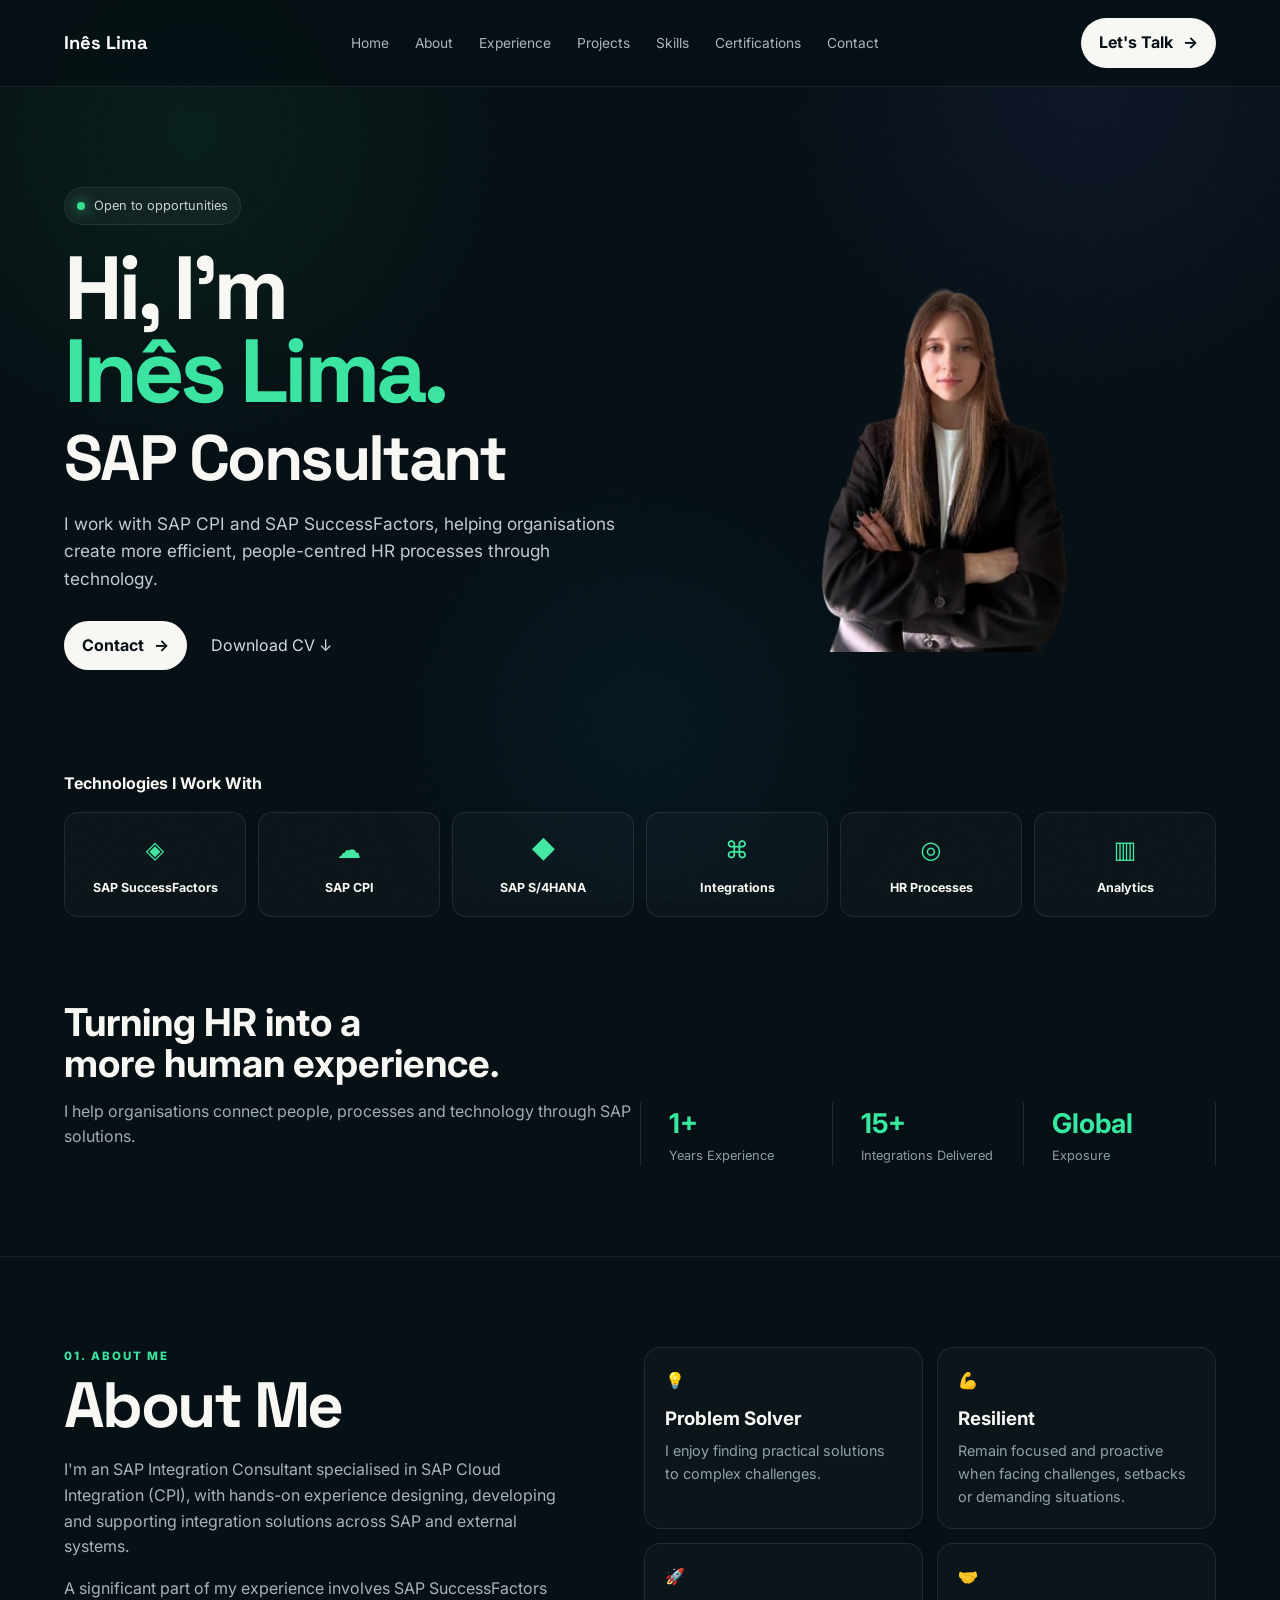
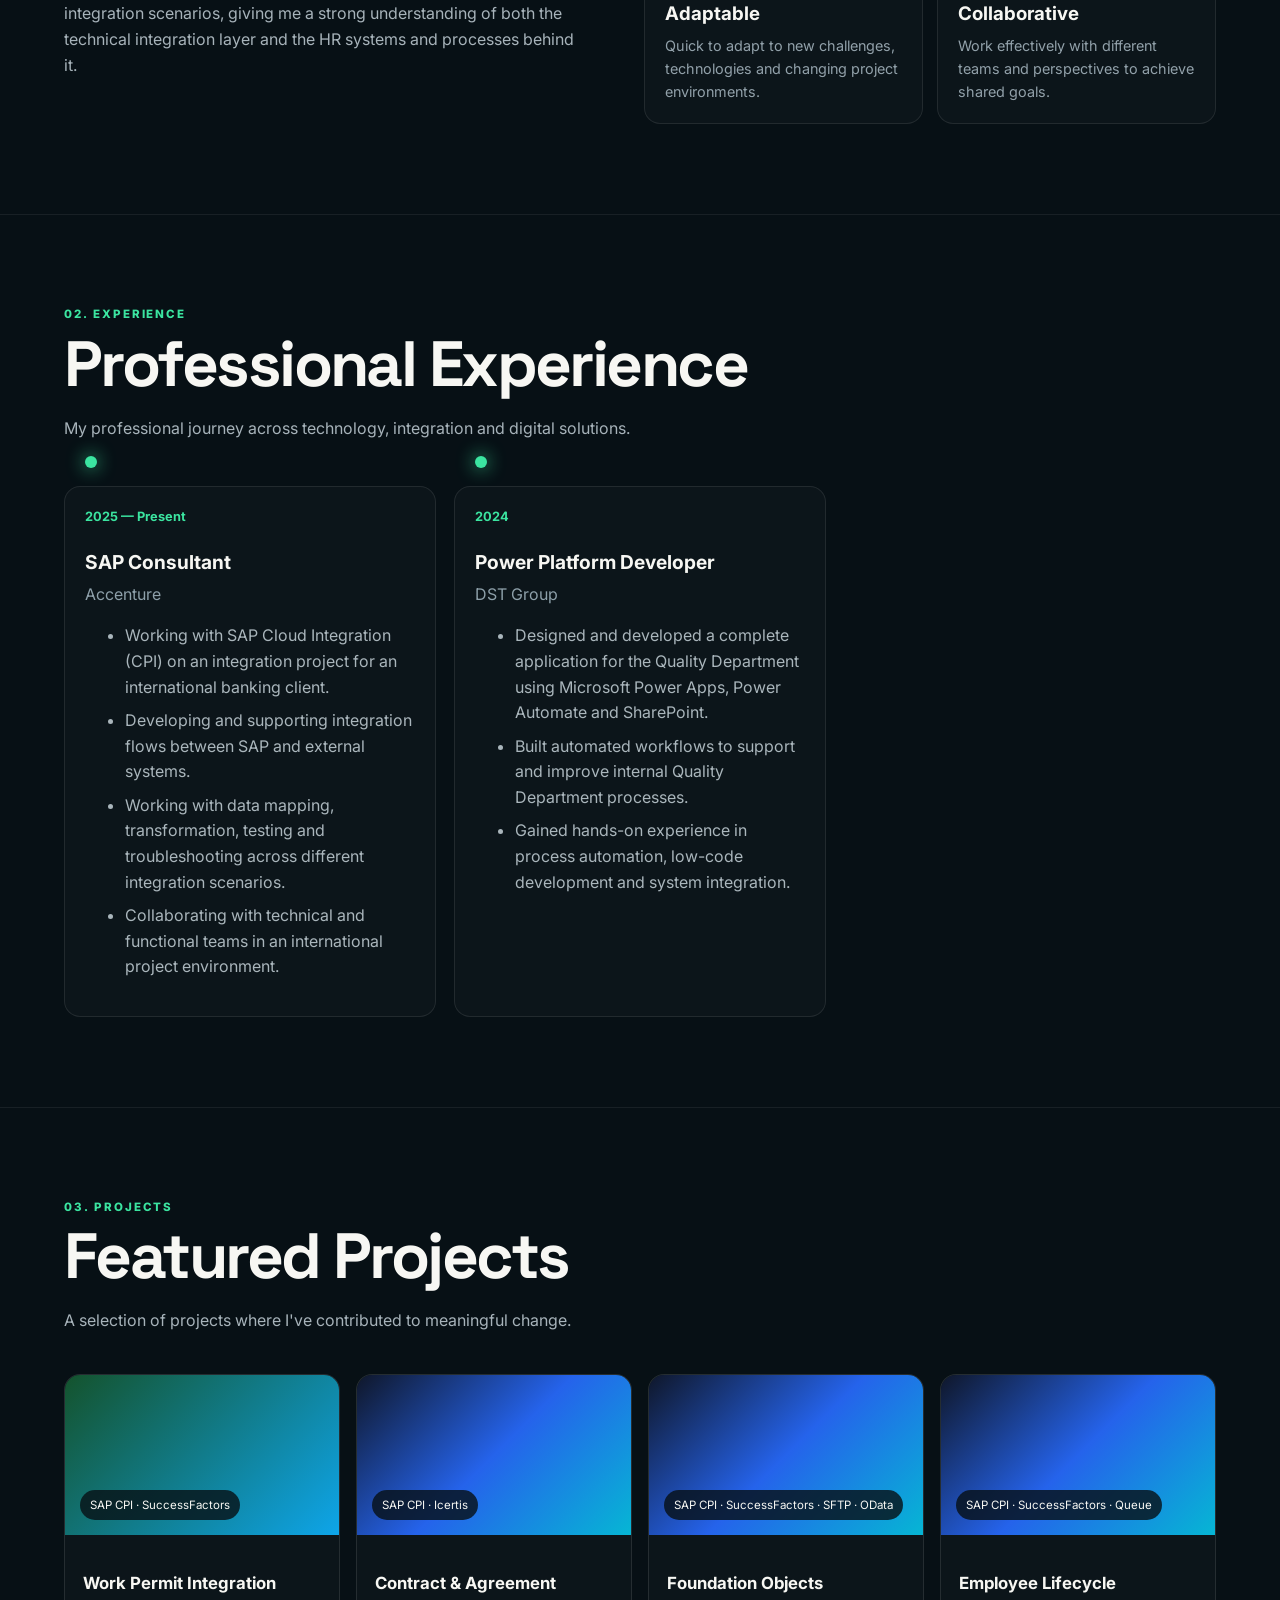
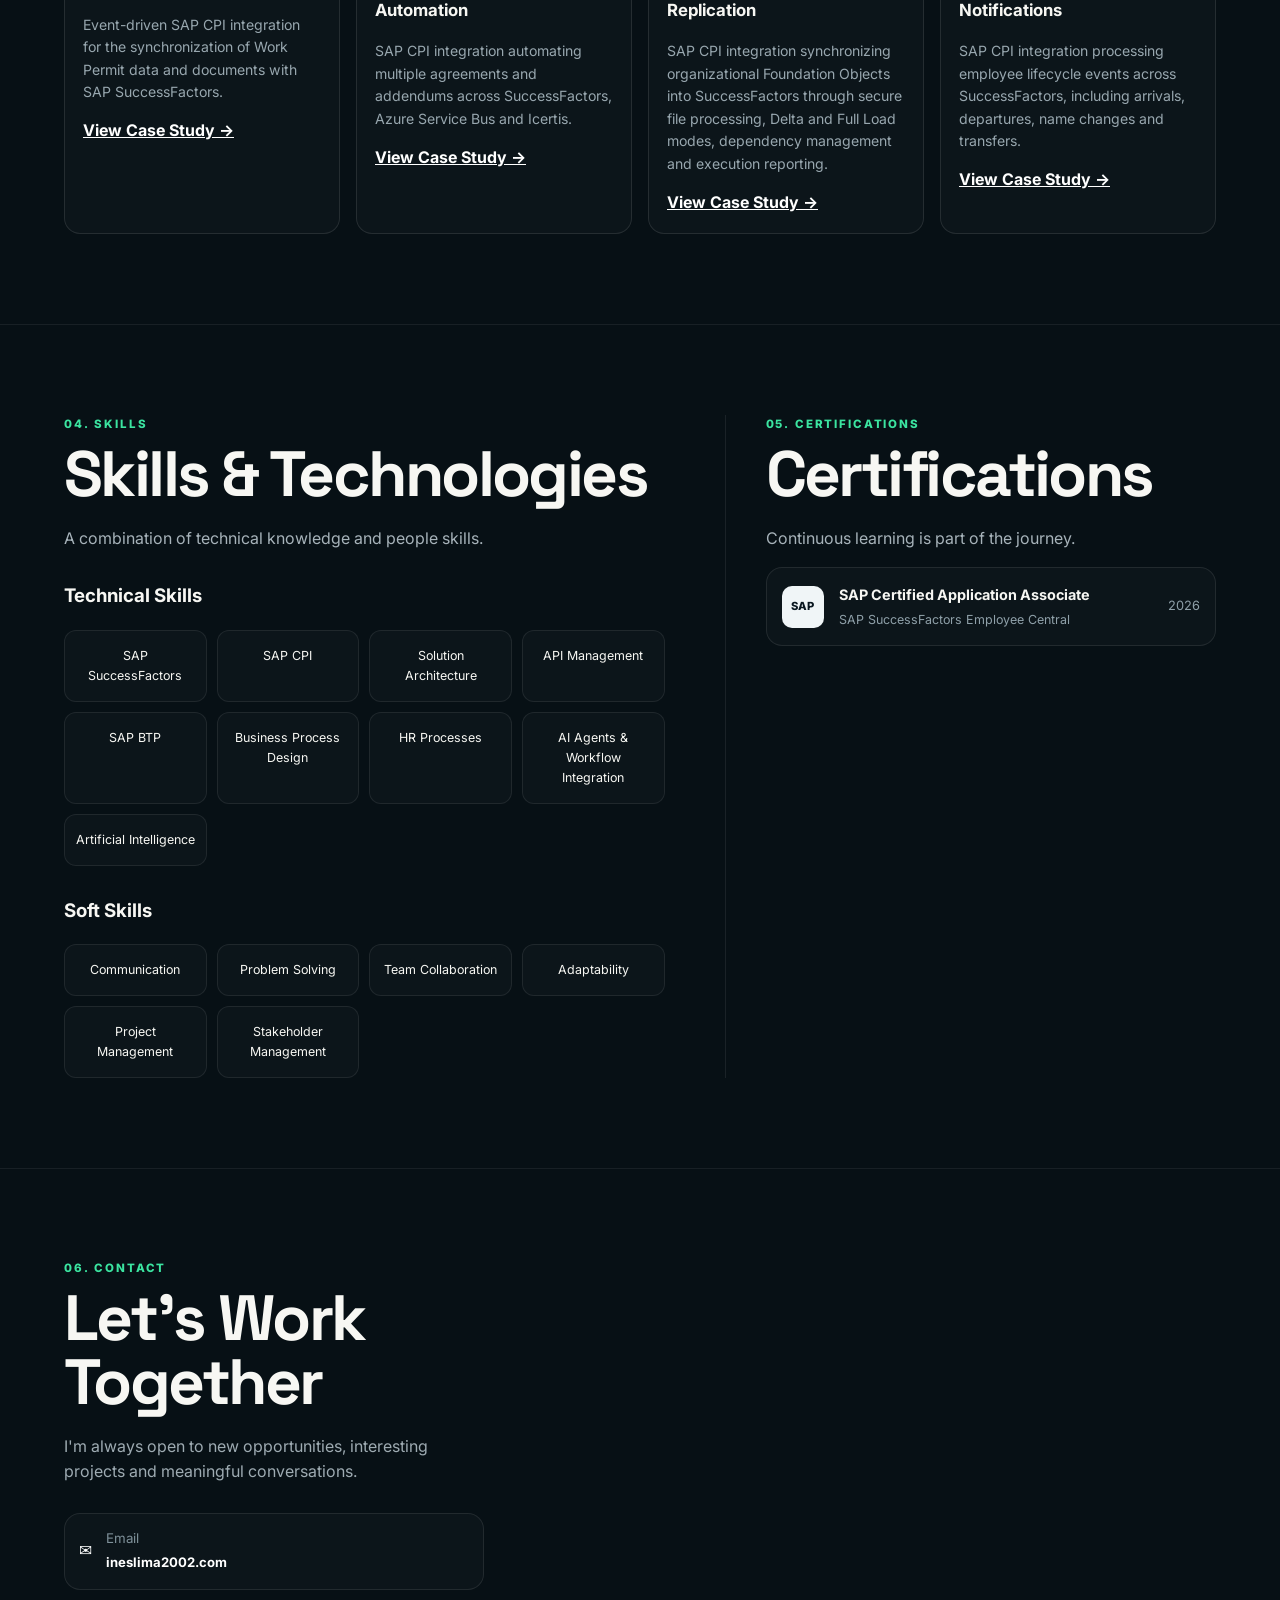
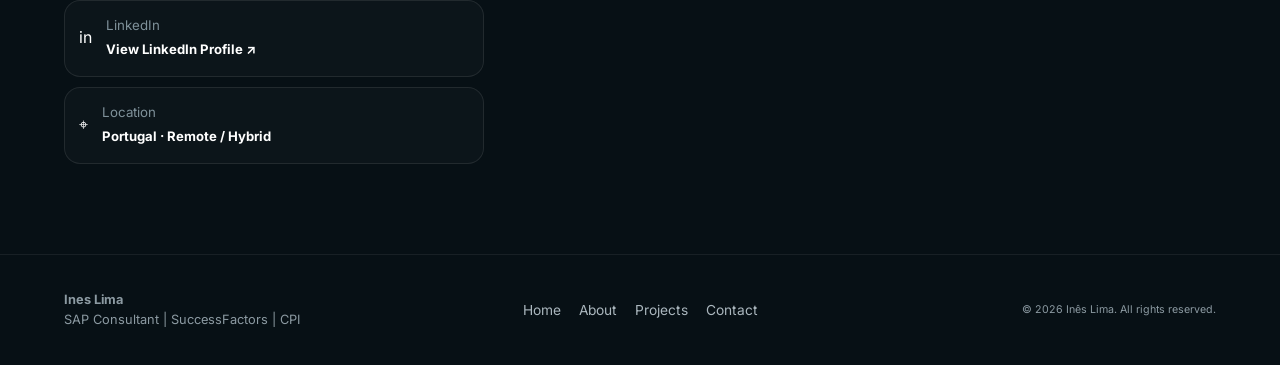
<file: index.html>
<!DOCTYPE html>
<html lang="en">
<head>
  <meta charset="UTF-8" />
  <meta name="viewport" content="width=device-width, initial-scale=1.0" />
  <meta name="description" content="Ines Lima — SAP Consultant specialising in SAP CPI and SAP SuccessFactors" />
  <title>Inês Lima | SAP Consultant</title>
  <link rel="preconnect" href="https://fonts.googleapis.com">
  <link rel="preconnect" href="https://fonts.gstatic.com" crossorigin>
  <link href="https://fonts.googleapis.com/css2?family=Inter:wght@400;500;600;700;800&family=Space+Grotesk:wght@500;600;700&display=swap" rel="stylesheet">
  <link rel="stylesheet" href="style.css" />
</head>
<body>
  <div class="noise"></div>

  <header class="site-header">
    <a class="brand" href="#home">Inês Lima</a>
    <nav class="nav" id="nav">
      <a href="#home">Home</a>
      <a href="#about">About</a>
      <a href="#experience">Experience</a>
      <a href="#projects">Projects</a>
      <a href="#skills">Skills</a>
      <a href="#certifications">Certifications</a>
      <a href="#contact">Contact</a>
    </nav>
    <a class="btn btn-light header-cta" href="#contact">Let's Talk <span>→</span></a>
    <button class="menu-btn" id="menuBtn" aria-label="Open menu">☰</button>
  </header>

  <main>
    <section class="hero section" id="home">
      <div class="hero-copy reveal">
        <div class="status"><span class="dot"></span> Open to opportunities</div>
        <h1>Hi, I'm<br><span class="gradient-text">Inês Lima.</span></h1>
        <h2>SAP Consultant</h2>
        <p class="lead">I work with SAP CPI and SAP SuccessFactors, helping organisations create more efficient, people-centred HR processes through technology.</p>
        <div class="hero-actions">
          <a href="#contact" class="btn btn-light">
              Contact <span>→</span>
          </a>
          <a href="assets/CV-MariaInesLima.pdf" class="text-link" download>
              Download CV ↓
          </a>
      </div>
      </div>

      <div class="hero-visual reveal">
          <div class="portrait-card">
              <img src="assets/MariaInêsLima2.png" alt="Ines Lima">
          </div>
      </div>

      <div class="tech-strip reveal">
        <p>Technologies I Work With</p>
        <div class="tech-grid">
          <div class="tech-card"><span>◈</span><b>SAP SuccessFactors</b></div>
          <div class="tech-card"><span>☁</span><b>SAP CPI</b></div>
          <div class="tech-card"><span>◆</span><b>SAP S/4HANA</b></div>
          <div class="tech-card"><span>⌘</span><b>Integrations</b></div>
          <div class="tech-card"><span>◎</span><b>HR Processes</b></div>
          <div class="tech-card"><span>▥</span><b>Analytics</b></div>
        </div>
      </div>

      <div class="hero-bottom reveal">
        <div>
          <h3>Turning HR into a<br>more human experience.</h3>
          <p>I help organisations connect people, processes and technology through SAP solutions.</p>
        </div>
        <div class="stats">
          <div><strong>1+</strong><span>Years Experience</span></div>
          <div><strong>15+</strong><span>Integrations Delivered</span></div>
          <div><strong>Global</strong><span>Exposure</span></div>
        </div>
      </div>
    </section>

    <section class="section split" id="about">
      <div class="section-copy reveal">
        <div class="eyebrow">01. About Me</div>
        <h2>About Me</h2>
        <p> I'm an SAP Integration Consultant specialised in SAP Cloud Integration (CPI), with hands-on experience designing, developing and supporting integration solutions across SAP and external systems.</p>
        <p>A significant part of my experience involves SAP SuccessFactors integration scenarios, giving me a strong understanding of both the technical integration layer and the HR systems and processes behind it.</p>
      </div>
      <div class="value-grid reveal">
        <article><span>💡</span><h3>Problem Solver</h3><p>I enjoy finding practical solutions to complex challenges.</p></article>
        <article><span>💪</span><h3>Resilient</h3><p>Remain focused and proactive when facing challenges, setbacks or demanding situations.</p></article>
        <article><span>🚀</span><h3>Adaptable</h3><p>Quick to adapt to new challenges, technologies and changing project environments.</p></article>
        <article><span>🤝</span><h3>Collaborative</h3><p>Work effectively with different teams and perspectives to achieve shared goals.</p></article>
      </div>
    </section>

    <section class="section" id="experience">
      <div class="section-heading reveal">
        <div>
          <div class="eyebrow">02. Experience</div>
          <h2>Professional Experience</h2>
          <p>My professional journey across technology, integration and digital solutions.</p>
        </div>
      </div>
    
      <div class="timeline">
    
        <article class="timeline-card reveal">
          <div class="year">2025 — Present</div>
          <h3>SAP Consultant</h3>
          <p class="company">Accenture</p>
          <ul>
            <li>Working with SAP Cloud Integration (CPI) on an integration project for an international banking client.</li>
            <li>Developing and supporting integration flows between SAP and external systems.</li>
            <li>Working with data mapping, transformation, testing and troubleshooting across different integration scenarios.</li>
            <li>Collaborating with technical and functional teams in an international project environment.</li>
          </ul>
        </article>
    
        <article class="timeline-card reveal">
          <div class="year">2024</div>
          <h3>Power Platform Developer</h3>
          <p class="company">DST Group</p>
          <ul>
            <li>Designed and developed a complete application for the Quality Department using Microsoft Power Apps, Power Automate and SharePoint.</li>
            <li>Built automated workflows to support and improve internal Quality Department processes.</li>
            <li>Gained hands-on experience in process automation, low-code development and system integration.</li>
          </ul>
        </article>
    
      </div>
    </section>

    <section class="section" id="projects">
      <div class="section-heading reveal">
        <div>
          <div class="eyebrow">03. Projects</div>
          <h2>Featured Projects</h2>
          <p>A selection of projects where I've contributed to meaningful change.</p>
        </div>
      </div>
      <div class="project-grid">
        <article class="project-card reveal">
            <div class="project-thumb gradient-a">
              <span>SAP CPI · SuccessFactors</span>
            </div>
            <div class="project-body">
              <h3>Work Permit Integration</h3>
              <p>
                Event-driven SAP CPI integration for the synchronization of
                Work Permit data and documents with SAP SuccessFactors.
              </p>
              <a href="projects/employee-compliance.html" class="project-link">
                View Case Study →
              </a>
            </div>
          </article>
        
        <article class="project-card reveal">
          <div class="project-thumb gradient-b">
            <span>SAP CPI · Icertis</span>
          </div>
        
          <div class="project-body">
            <h3>Contract & Agreement Automation</h3>
        
            <p>
              SAP CPI integration automating multiple agreements and addendums
              across SuccessFactors, Azure Service Bus and Icertis.
            </p>
        
            <a href="projects/contracts.html" class="project-link">
              View Case Study →
            </a>
          </div>
        </article>
        
      <article class="project-card reveal">
        <div class="project-thumb gradient-b">
          <span>SAP CPI · SuccessFactors · SFTP · OData</span>
        </div>
      
        <div class="project-body">
          <h3>Foundation Objects Replication</h3>
      
          <p>
            SAP CPI integration synchronizing organizational Foundation Objects
            into SuccessFactors through secure file processing, Delta and Full Load
            modes, dependency management and execution reporting.
          </p>
      
          <a href="projects/Foundation Objects.html" class="project-link">
            View Case Study →
          </a>
        </div>
      </article>
  <article class="project-card reveal">
    <div class="project-thumb gradient-b">
      <span>SAP CPI · SuccessFactors · Queue</span>
    </div>
  
    <div class="project-body">
      <h3>Employee Lifecycle Notifications</h3>
  
      <p>
        SAP CPI integration processing employee lifecycle events across
        SuccessFactors, including arrivals, departures, name changes and transfers.
      </p>
  
      <a href="projects/HR Process.html" class="project-link">
        View Case Study →
      </a>
    </div>
  </article>
      </div>
    </section>

    <section class="section two-col-section" id="skills">
      <div class="reveal">
        <div class="eyebrow">04. Skills</div>
        <h2>Skills & Technologies</h2>
        <p class="section-intro">A combination of technical knowledge and people skills.</p>
        <h3 class="mini-title">Technical Skills</h3>
        <div class="pill-grid">
          <span>SAP SuccessFactors</span><span>SAP CPI</span><span>Solution Architecture</span><span>API Management</span><span>SAP BTP</span><span>Business Process Design</span>
          <span>HR Processes</span><span>AI Agents & Workflow Integration</span><span>Artificial Intelligence</span>
        </div>
        <h3 class="mini-title">Soft Skills</h3>
        <div class="pill-grid">
          <span>Communication</span><span>Problem Solving</span><span>Team Collaboration</span>
          <span>Adaptability</span><span>Project Management</span><span>Stakeholder Management</span>
        </div>
      </div>

      <div class="cert-panel reveal" id="certifications">
        <div class="eyebrow">05. Certifications</div>
        <h2>Certifications</h2>
        <p class="section-intro">Continuous learning is part of the journey.</p>
        <div class="cert-list">
          <article><div class="cert-icon">SAP</div><div><h3>SAP Certified Application Associate</h3><p>SAP SuccessFactors Employee Central</p></div><span>2026</span></article>
        </div>
      </div>
    </section>

    <section class="section contact-section" id="contact">
      <div class="contact-copy reveal">
        <div class="eyebrow">06. Contact</div>
        <h2>Let's Work Together</h2>
        <p>I'm always open to new opportunities, interesting projects and meaningful conversations.</p>
        <div class="contact-cards">
          <a href="mailto:your.ineslima2002.com"><span>✉</span><div><small>Email</small><b>ineslima2002.com</b></div></a>
          <a href="https://www.linkedin.com/in/maria-in%C3%AAs-lima-448151144/" target="_blank" rel="noopener noreferrer">
    <span>in</span>
    <div>
        <small>LinkedIn</small>
        <b>View LinkedIn Profile ↗</b>
    </div></a>
          <div><span>⌖</span><div><small>Location</small><b>Portugal · Remote / Hybrid</b></div></div>
        </div>
      </div>
    </section>
  </main>

  <footer>
    <div><b>Ines Lima</b><span>SAP Consultant | SuccessFactors | CPI</span></div>
    <div class="footer-links"><a href="#home">Home</a><a href="#about">About</a><a href="#projects">Projects</a><a href="#contact">Contact</a></div>
    <small>© <span id="year"></span> Inês Lima. All rights reserved.</small>
  </footer>

  <div class="modal" id="projectModal" aria-hidden="true">
    <div class="modal-backdrop" data-close-modal></div>
    <div class="modal-card">
      <button class="modal-close" data-close-modal>×</button>
      <div id="modalContent"></div>
    </div>
  </div>

  <script src="script.js"></script>
</body>
</html>
</file>
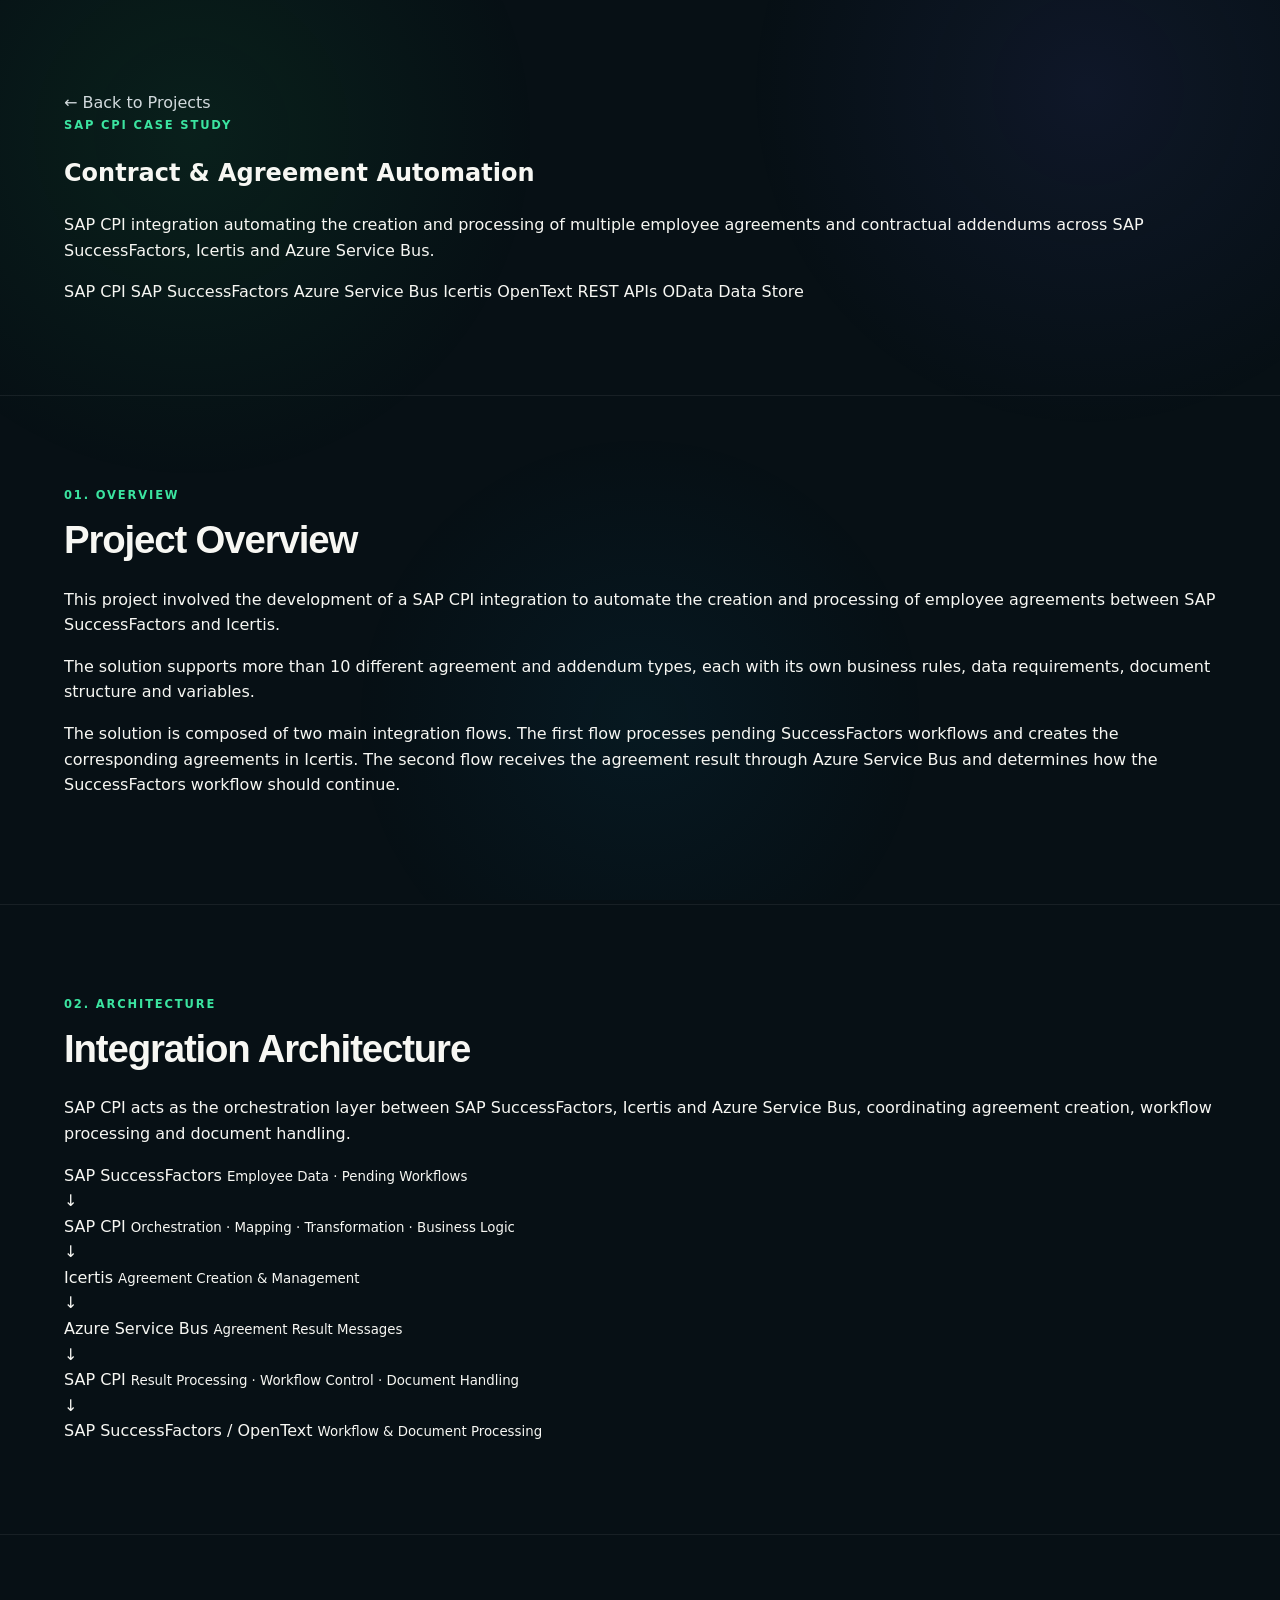
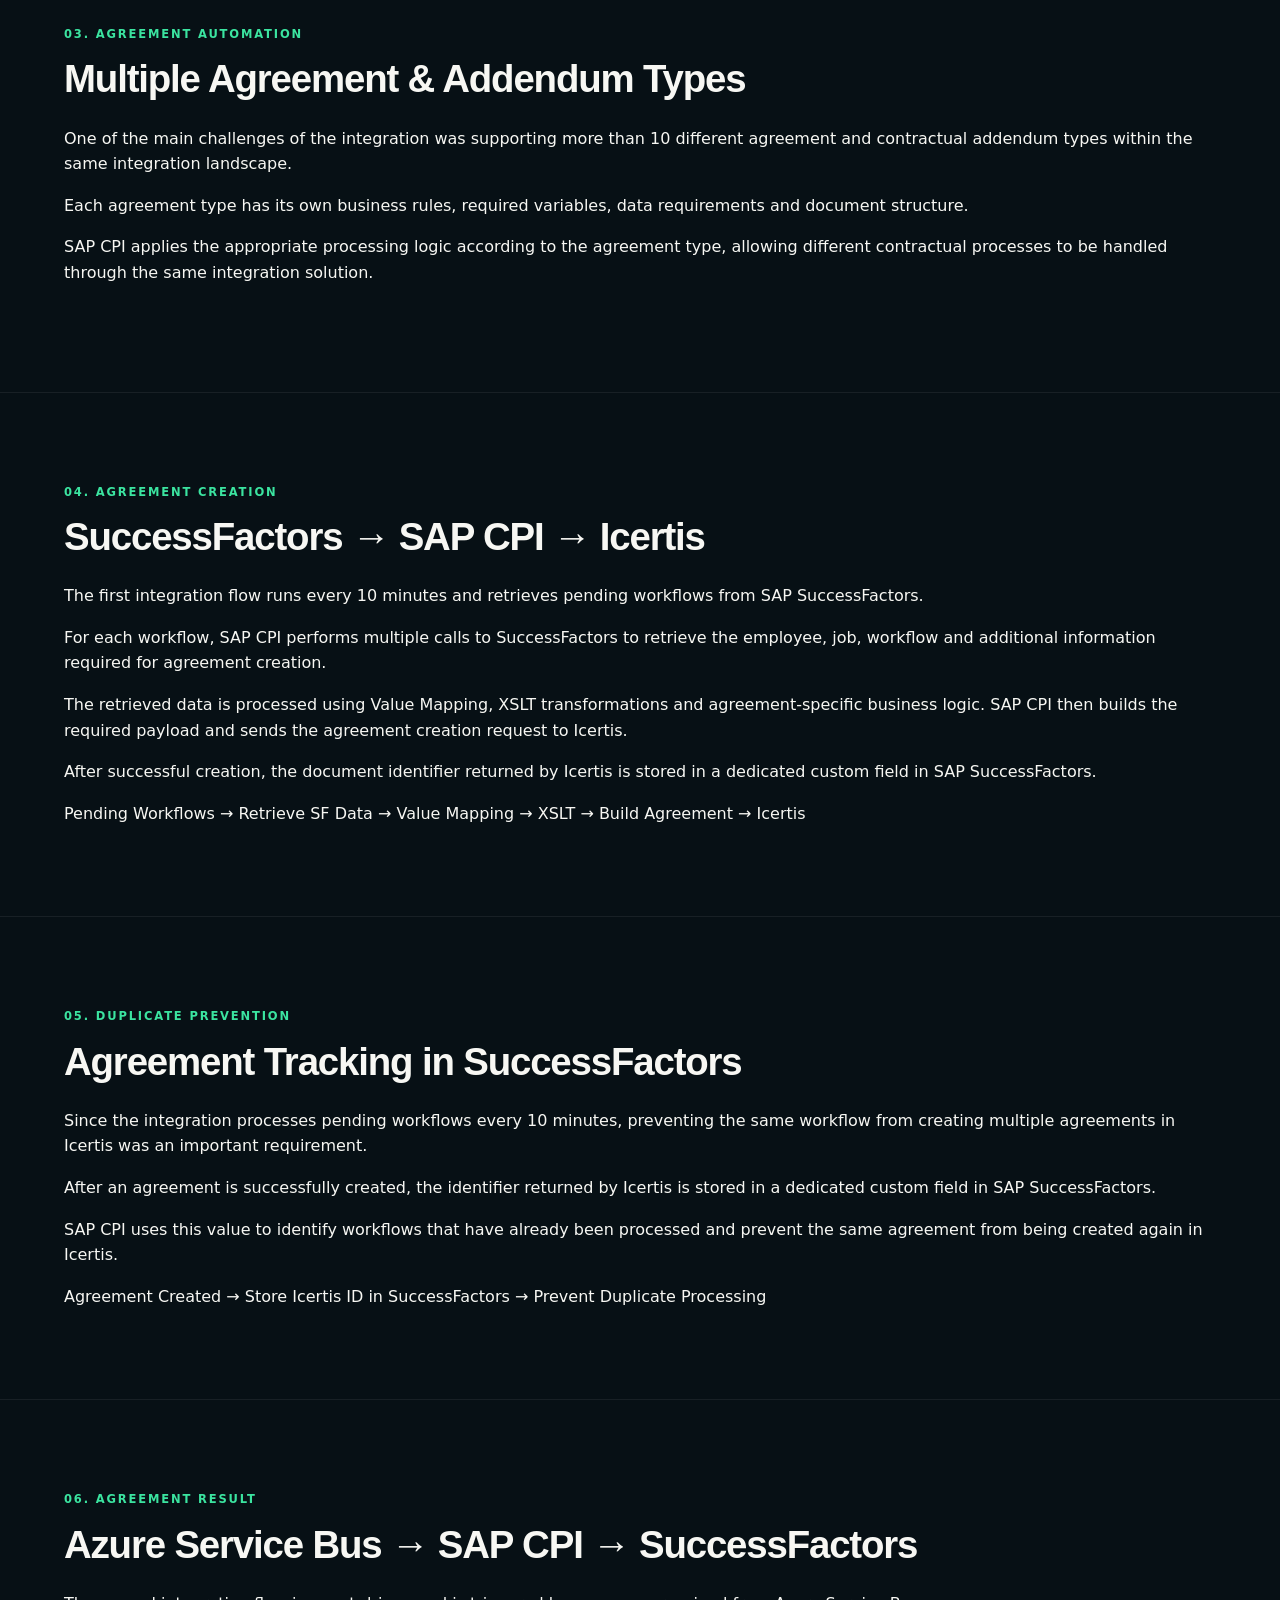
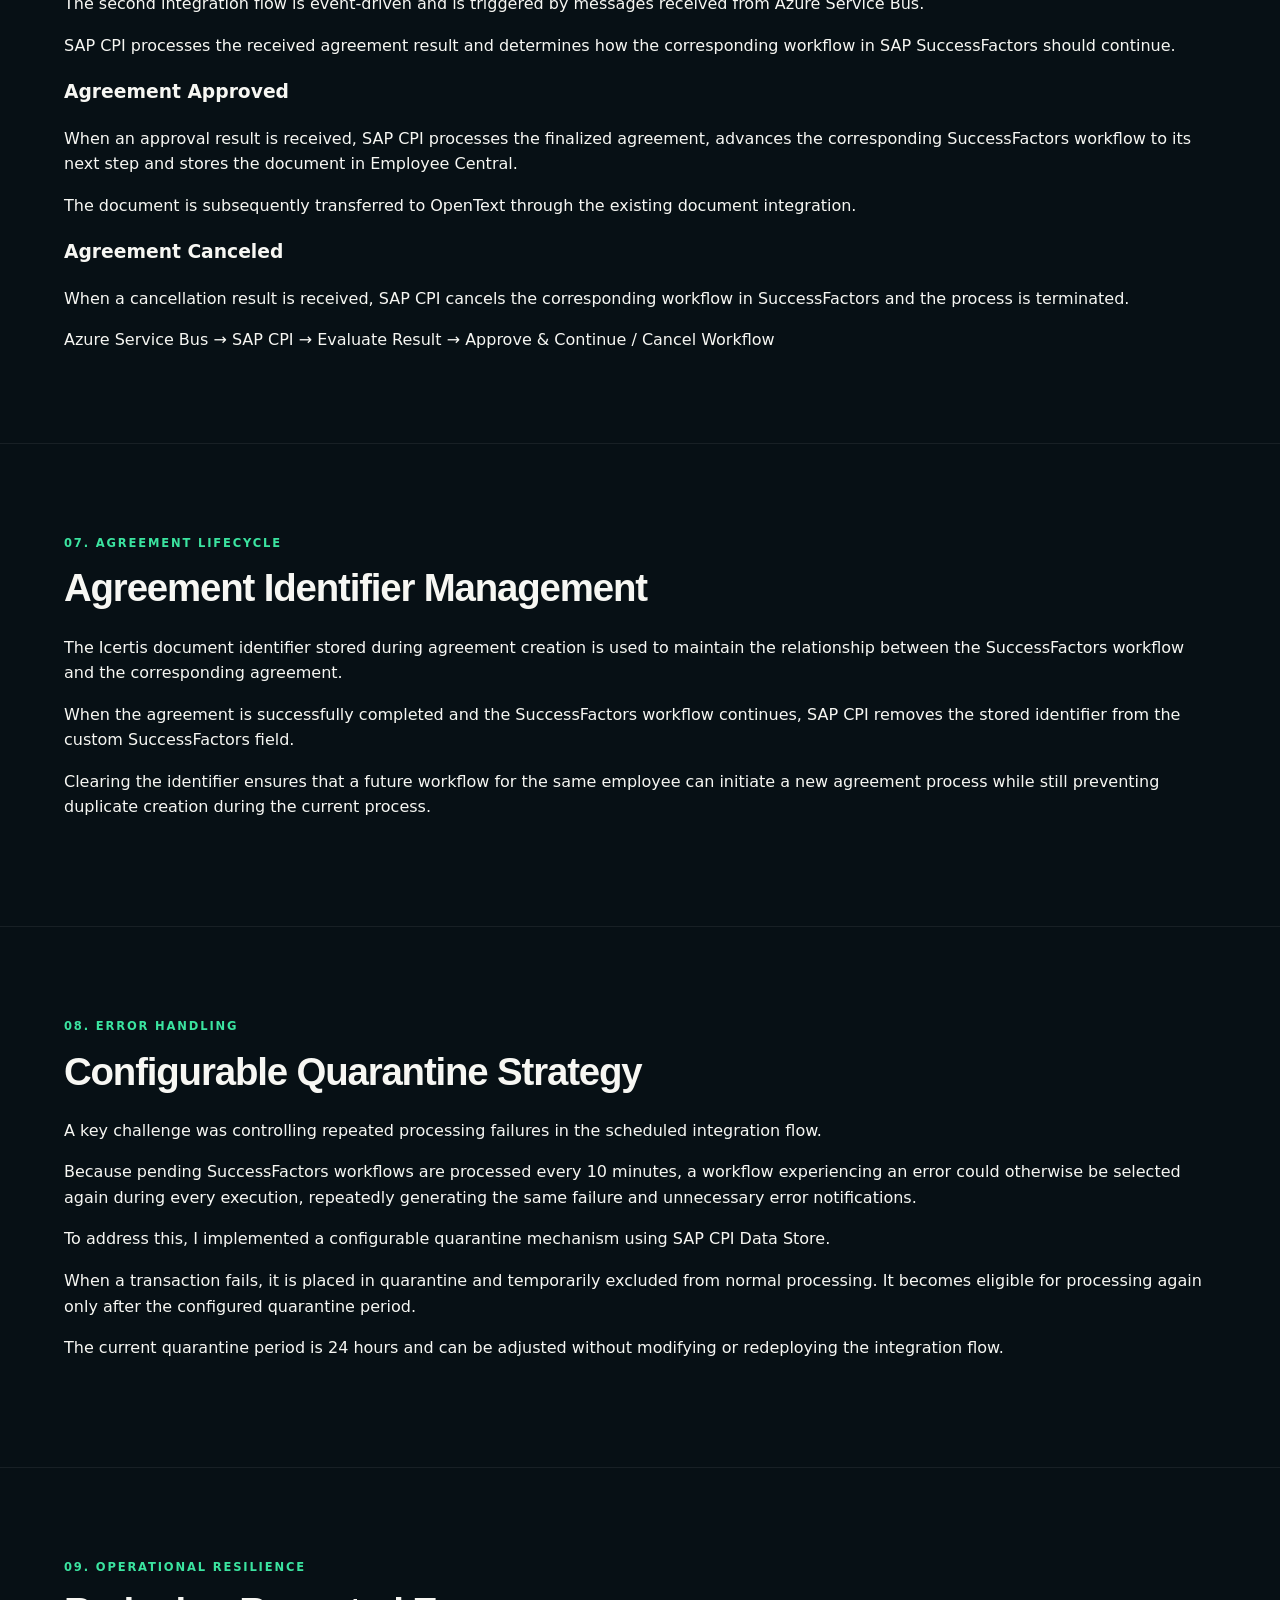
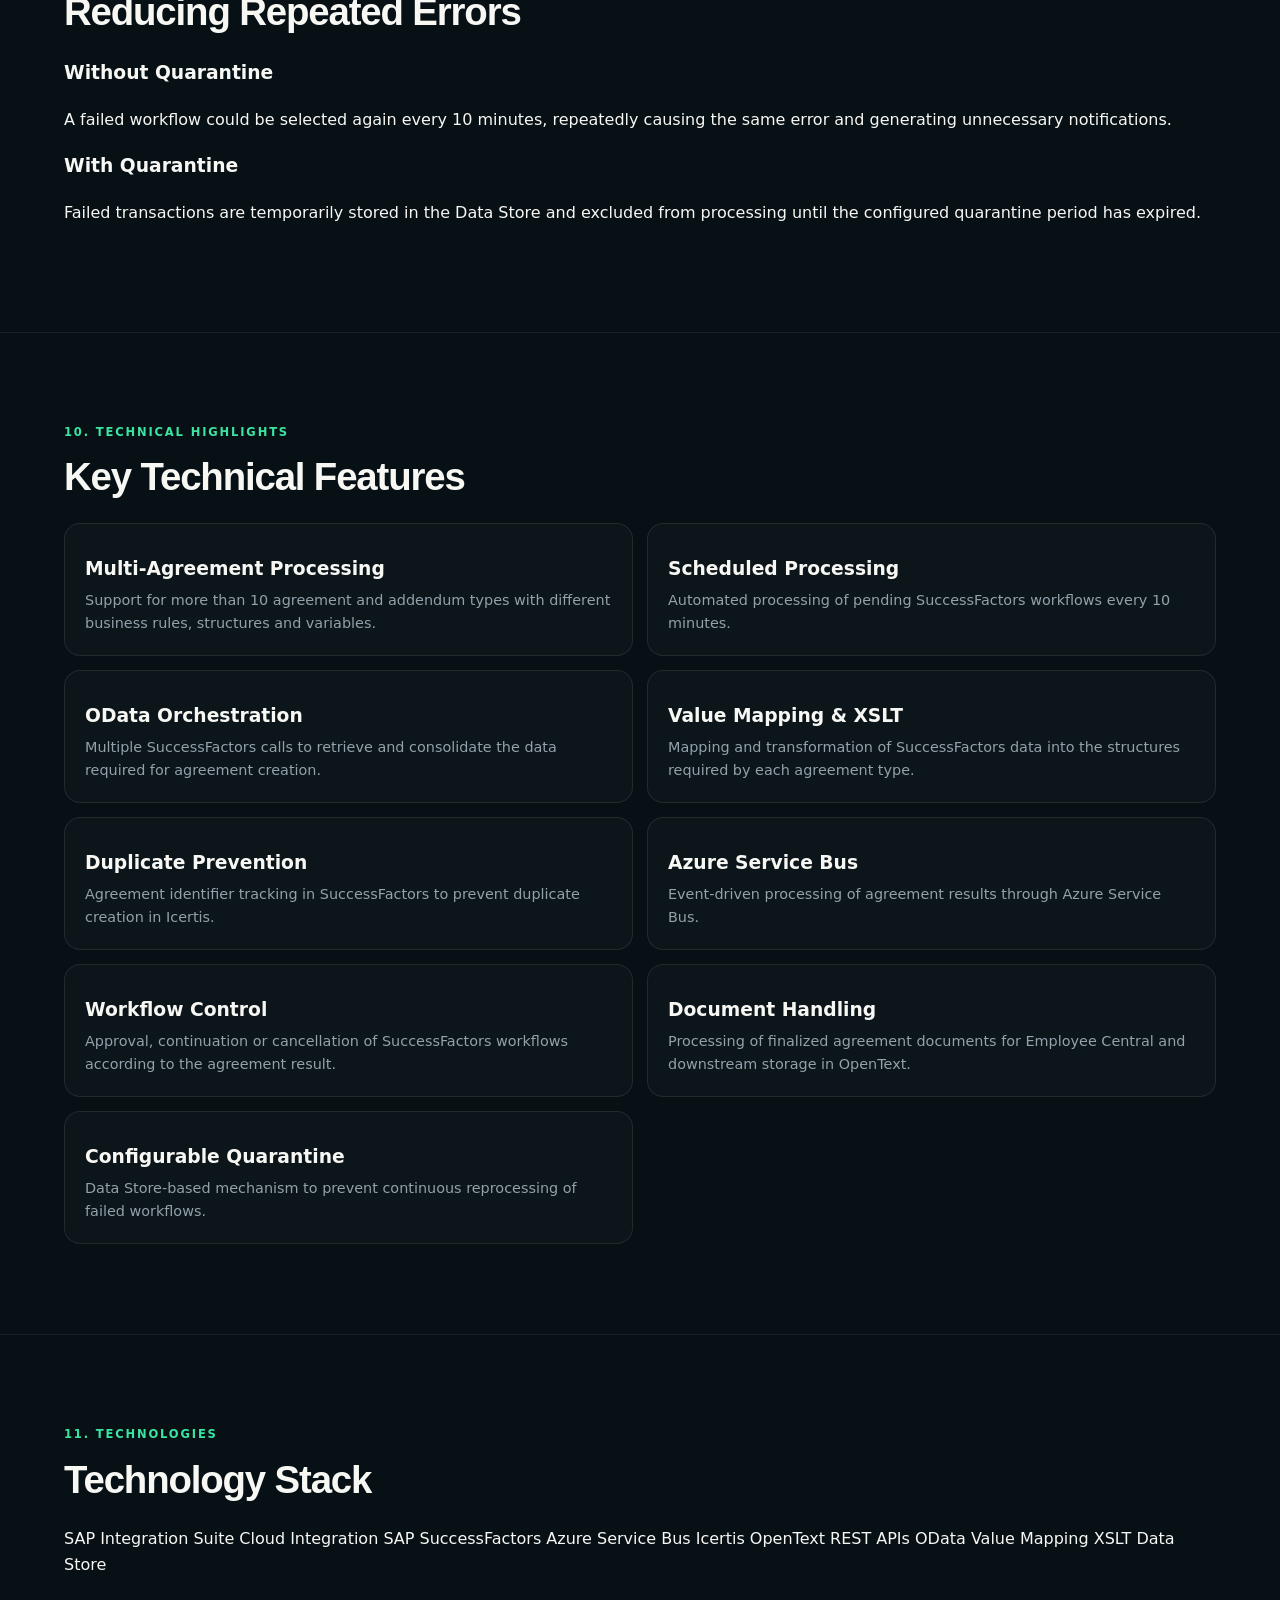
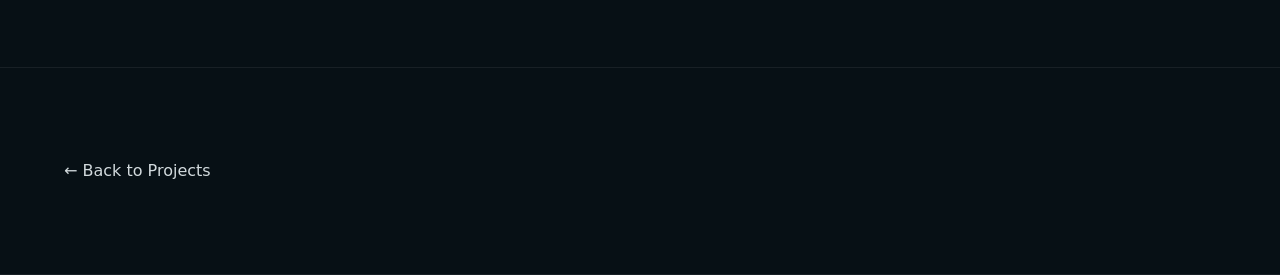
<file: projects/contracts.html>
<!DOCTYPE html>
<html lang="en">

<head>
    <meta charset="UTF-8">
    <meta name="viewport" content="width=device-width, initial-scale=1.0">

    <title>Contract & Agreement Automation | Inês Lima</title>

    <link rel="stylesheet" href="../style.css">
</head>

<body>

    <main>

        <!-- PROJECT HERO -->
        <section class="section project-case-hero">

            <a href="../index.html#projects" class="text-link">
                ← Back to Projects
            </a>

            <div class="eyebrow">SAP CPI CASE STUDY</div>

            <h1>Contract & Agreement Automation</h1>

            <p>
                SAP CPI integration automating the creation and processing of
                multiple employee agreements and contractual addendums across
                SAP SuccessFactors, Icertis and Azure Service Bus.
            </p>

            <div class="project-tags">
                <span>SAP CPI</span>
                <span>SAP SuccessFactors</span>
                <span>Azure Service Bus</span>
                <span>Icertis</span>
                <span>OpenText</span>
                <span>REST APIs</span>
                <span>OData</span>
                <span>Data Store</span>
            </div>

        </section>


        <!-- OVERVIEW -->
        <section class="section">

            <div class="eyebrow">01. Overview</div>

            <h2>Project Overview</h2>

            <p>
                This project involved the development of a SAP CPI integration
                to automate the creation and processing of employee agreements
                between SAP SuccessFactors and Icertis.
            </p>

            <p>
                The solution supports more than 10 different agreement and
                addendum types, each with its own business rules, data
                requirements, document structure and variables.
            </p>

            <p>
                The solution is composed of two main integration flows.
                The first flow processes pending SuccessFactors workflows and
                creates the corresponding agreements in Icertis. The second
                flow receives the agreement result through Azure Service Bus
                and determines how the SuccessFactors workflow should continue.
            </p>

        </section>


        <!-- ARCHITECTURE -->
        <section class="section">

            <div class="eyebrow">02. Architecture</div>

            <h2>Integration Architecture</h2>

            <p>
                SAP CPI acts as the orchestration layer between SAP SuccessFactors,
                Icertis and Azure Service Bus, coordinating agreement creation,
                workflow processing and document handling.
            </p>

            <div class="architecture-flow">

                <div class="architecture-box">
                    SAP SuccessFactors
                    <small>Employee Data · Pending Workflows</small>
                </div>

                <div class="architecture-arrow">↓</div>

                <div class="architecture-box">
                    SAP CPI
                    <small>Orchestration · Mapping · Transformation · Business Logic</small>
                </div>

                <div class="architecture-arrow">↓</div>

                <div class="architecture-box">
                    Icertis
                    <small>Agreement Creation & Management</small>
                </div>

                <div class="architecture-arrow">↓</div>

                <div class="architecture-box">
                    Azure Service Bus
                    <small>Agreement Result Messages</small>
                </div>

                <div class="architecture-arrow">↓</div>

                <div class="architecture-box">
                    SAP CPI
                    <small>Result Processing · Workflow Control · Document Handling</small>
                </div>

                <div class="architecture-arrow">↓</div>

                <div class="architecture-box">
                    SAP SuccessFactors / OpenText
                    <small>Workflow & Document Processing</small>
                </div>

            </div>

        </section>


        <!-- AGREEMENT TYPES -->
        <section class="section">

            <div class="eyebrow">03. Agreement Automation</div>

            <h2>Multiple Agreement & Addendum Types</h2>

            <p>
                One of the main challenges of the integration was supporting
                more than 10 different agreement and contractual addendum types
                within the same integration landscape.
            </p>

            <p>
                Each agreement type has its own business rules, required
                variables, data requirements and document structure.
            </p>

            <p>
                SAP CPI applies the appropriate processing logic according to
                the agreement type, allowing different contractual processes
                to be handled through the same integration solution.
            </p>

        </section>


        <!-- FLOW 1 -->
        <section class="section">

            <div class="eyebrow">04. Agreement Creation</div>

            <h2>SuccessFactors → SAP CPI → Icertis</h2>

            <p>
                The first integration flow runs every 10 minutes and retrieves
                pending workflows from SAP SuccessFactors.
            </p>

            <p>
                For each workflow, SAP CPI performs multiple calls to
                SuccessFactors to retrieve the employee, job, workflow and
                additional information required for agreement creation.
            </p>

            <p>
                The retrieved data is processed using Value Mapping, XSLT
                transformations and agreement-specific business logic.
                SAP CPI then builds the required payload and sends the
                agreement creation request to Icertis.
            </p>

            <p>
                After successful creation, the document identifier returned
                by Icertis is stored in a dedicated custom field in
                SAP SuccessFactors.
            </p>

            <div class="process-line">
                Pending Workflows → Retrieve SF Data → Value Mapping → XSLT → Build Agreement → Icertis
            </div>

        </section>


        <!-- DUPLICATE PREVENTION -->
        <section class="section">

            <div class="eyebrow">05. Duplicate Prevention</div>

            <h2>Agreement Tracking in SuccessFactors</h2>

            <p>
                Since the integration processes pending workflows every
                10 minutes, preventing the same workflow from creating
                multiple agreements in Icertis was an important requirement.
            </p>

            <p>
                After an agreement is successfully created, the identifier
                returned by Icertis is stored in a dedicated custom field
                in SAP SuccessFactors.
            </p>

            <p>
                SAP CPI uses this value to identify workflows that have
                already been processed and prevent the same agreement from
                being created again in Icertis.
            </p>

            <div class="process-line">
                Agreement Created → Store Icertis ID in SuccessFactors → Prevent Duplicate Processing
            </div>

        </section>


        <!-- FLOW 2 -->
        <section class="section">

            <div class="eyebrow">06. Agreement Result</div>

            <h2>Azure Service Bus → SAP CPI → SuccessFactors</h2>

            <p>
                The second integration flow is event-driven and is triggered
                by messages received from Azure Service Bus.
            </p>

            <p>
                SAP CPI processes the received agreement result and determines
                how the corresponding workflow in SAP SuccessFactors should
                continue.
            </p>

            <div class="challenge-grid">

                <article>
                    <h3>Agreement Approved</h3>

                    <p>
                        When an approval result is received, SAP CPI processes
                        the finalized agreement, advances the corresponding
                        SuccessFactors workflow to its next step and stores
                        the document in Employee Central.
                    </p>

                    <p>
                        The document is subsequently transferred to OpenText
                        through the existing document integration.
                    </p>
                </article>

                <article>
                    <h3>Agreement Canceled</h3>

                    <p>
                        When a cancellation result is received, SAP CPI
                        cancels the corresponding workflow in SuccessFactors
                        and the process is terminated.
                    </p>
                </article>

            </div>

            <div class="process-line">
                Azure Service Bus → SAP CPI → Evaluate Result → Approve & Continue / Cancel Workflow
            </div>

        </section>


        <!-- LIFECYCLE -->
        <section class="section">

            <div class="eyebrow">07. Agreement Lifecycle</div>

            <h2>Agreement Identifier Management</h2>

            <p>
                The Icertis document identifier stored during agreement
                creation is used to maintain the relationship between the
                SuccessFactors workflow and the corresponding agreement.
            </p>

            <p>
                When the agreement is successfully completed and the
                SuccessFactors workflow continues, SAP CPI removes the stored
                identifier from the custom SuccessFactors field.
            </p>

            <p>
                Clearing the identifier ensures that a future workflow for
                the same employee can initiate a new agreement process while
                still preventing duplicate creation during the current process.
            </p>

        </section>


        <!-- QUARANTINE -->
        <section class="section">

            <div class="eyebrow">08. Error Handling</div>

            <h2>Configurable Quarantine Strategy</h2>

            <p>
                A key challenge was controlling repeated processing failures
                in the scheduled integration flow.
            </p>

            <p>
                Because pending SuccessFactors workflows are processed every
                10 minutes, a workflow experiencing an error could otherwise
                be selected again during every execution, repeatedly generating
                the same failure and unnecessary error notifications.
            </p>

            <p>
                To address this, I implemented a configurable quarantine
                mechanism using SAP CPI Data Store.
            </p>

            <p>
                When a transaction fails, it is placed in quarantine and
                temporarily excluded from normal processing. It becomes
                eligible for processing again only after the configured
                quarantine period.
            </p>

            <p>
                The current quarantine period is 24 hours and can be adjusted
                without modifying or redeploying the integration flow.
            </p>

        </section>


        <!-- OPERATIONAL RESILIENCE -->
        <section class="section">

            <div class="eyebrow">09. Operational Resilience</div>

            <h2>Reducing Repeated Errors</h2>

            <div class="challenge-grid">

                <article>
                    <h3>Without Quarantine</h3>

                    <p>
                        A failed workflow could be selected again every
                        10 minutes, repeatedly causing the same error and
                        generating unnecessary notifications.
                    </p>
                </article>

                <article>
                    <h3>With Quarantine</h3>

                    <p>
                        Failed transactions are temporarily stored in the
                        Data Store and excluded from processing until the
                        configured quarantine period has expired.
                    </p>
                </article>

            </div>

        </section>


        <!-- TECHNICAL FEATURES -->
        <section class="section">

            <div class="eyebrow">10. Technical Highlights</div>

            <h2>Key Technical Features</h2>

            <div class="value-grid">

                <article>
                    <h3>Multi-Agreement Processing</h3>
                    <p>
                        Support for more than 10 agreement and addendum types
                        with different business rules, structures and variables.
                    </p>
                </article>

                <article>
                    <h3>Scheduled Processing</h3>
                    <p>
                        Automated processing of pending SuccessFactors
                        workflows every 10 minutes.
                    </p>
                </article>

                <article>
                    <h3>OData Orchestration</h3>
                    <p>
                        Multiple SuccessFactors calls to retrieve and consolidate
                        the data required for agreement creation.
                    </p>
                </article>

                <article>
                    <h3>Value Mapping & XSLT</h3>
                    <p>
                        Mapping and transformation of SuccessFactors data into
                        the structures required by each agreement type.
                    </p>
                </article>

                <article>
                    <h3>Duplicate Prevention</h3>
                    <p>
                        Agreement identifier tracking in SuccessFactors to
                        prevent duplicate creation in Icertis.
                    </p>
                </article>

                <article>
                    <h3>Azure Service Bus</h3>
                    <p>
                        Event-driven processing of agreement results through
                        Azure Service Bus.
                    </p>
                </article>

                <article>
                    <h3>Workflow Control</h3>
                    <p>
                        Approval, continuation or cancellation of SuccessFactors
                        workflows according to the agreement result.
                    </p>
                </article>

                <article>
                    <h3>Document Handling</h3>
                    <p>
                        Processing of finalized agreement documents for
                        Employee Central and downstream storage in OpenText.
                    </p>
                </article>

                <article>
                    <h3>Configurable Quarantine</h3>
                    <p>
                        Data Store-based mechanism to prevent continuous
                        reprocessing of failed workflows.
                    </p>
                </article>

            </div>

        </section>


        <!-- TECHNOLOGIES -->
        <section class="section">

            <div class="eyebrow">11. Technologies</div>

            <h2>Technology Stack</h2>

            <div class="project-tags">
                <span>SAP Integration Suite</span>
                <span>Cloud Integration</span>
                <span>SAP SuccessFactors</span>
                <span>Azure Service Bus</span>
                <span>Icertis</span>
                <span>OpenText</span>
                <span>REST APIs</span>
                <span>OData</span>
                <span>Value Mapping</span>
                <span>XSLT</span>
                <span>Data Store</span>
            </div>

        </section>


        <!-- BACK -->
        <section class="section">

            <a href="../index.html#projects" class="text-link">
                ← Back to Projects
            </a>

        </section>

    </main>

</body>

</html>
</file>
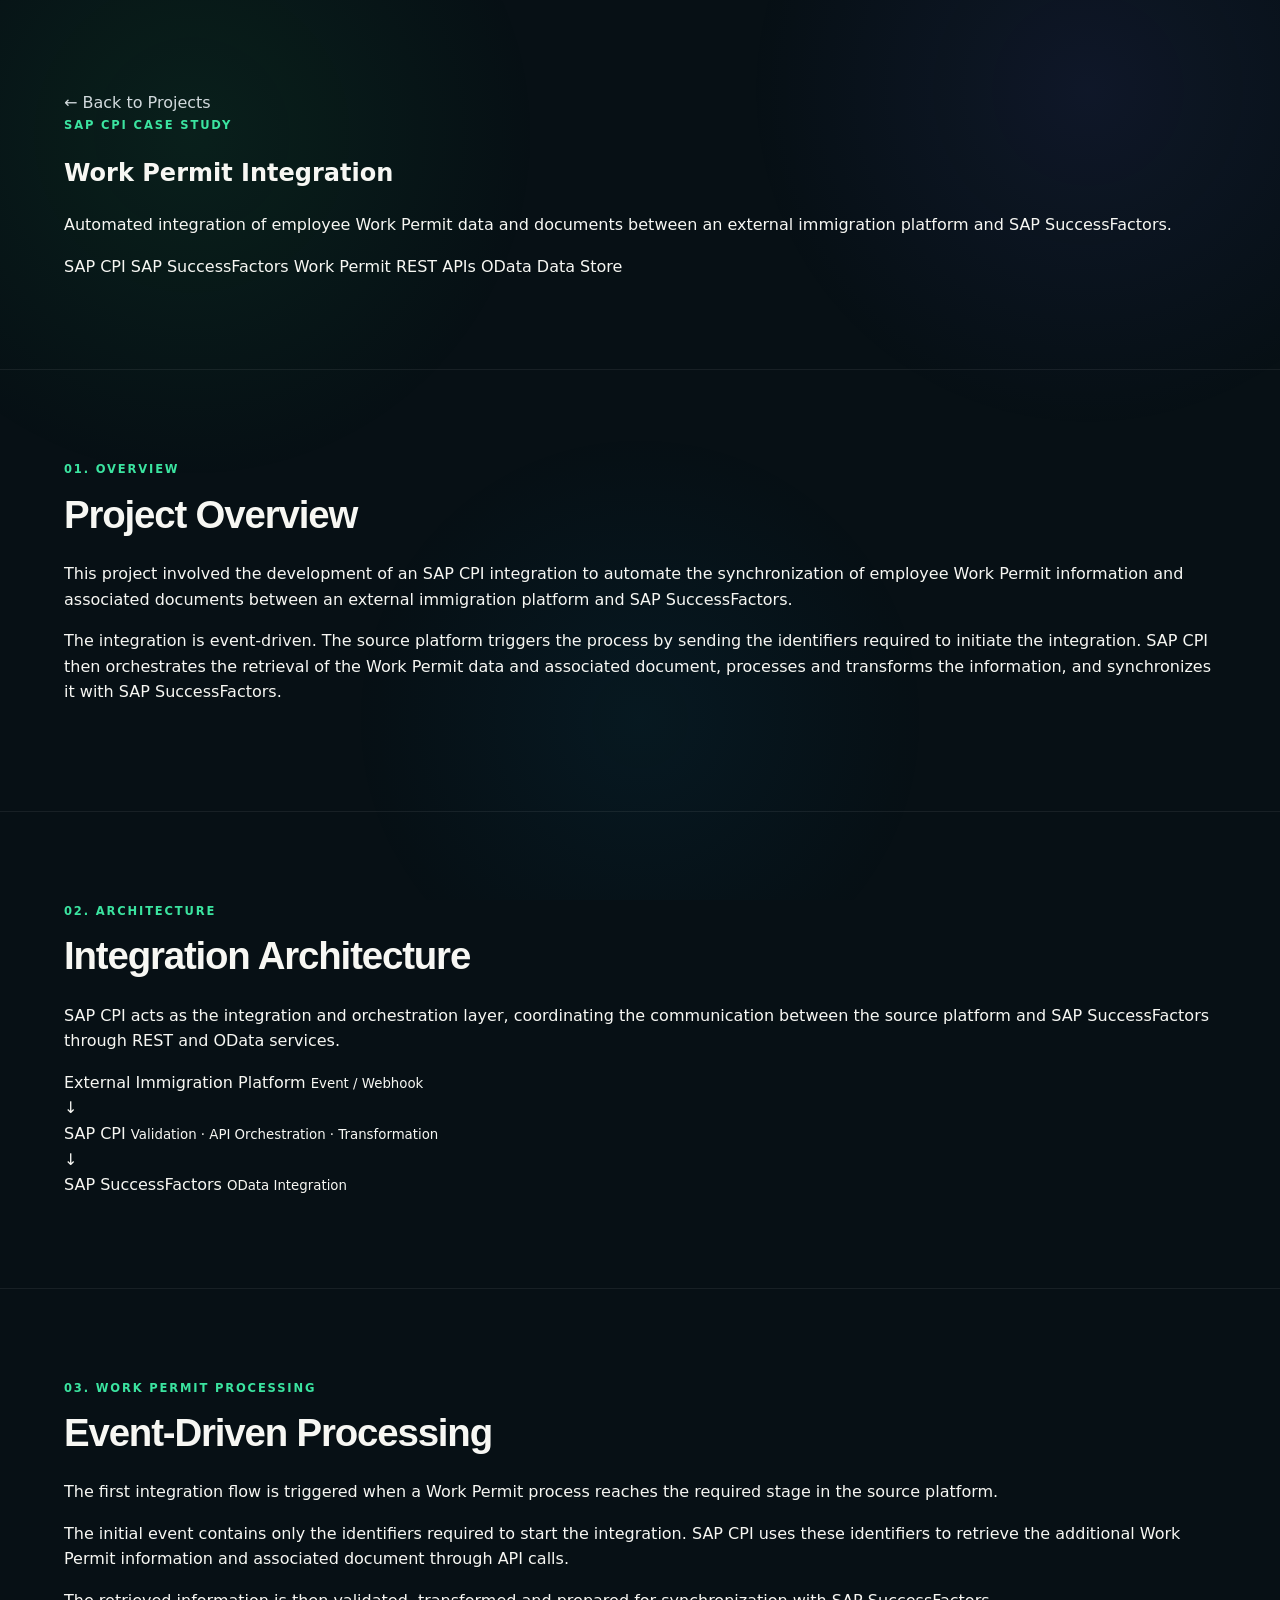
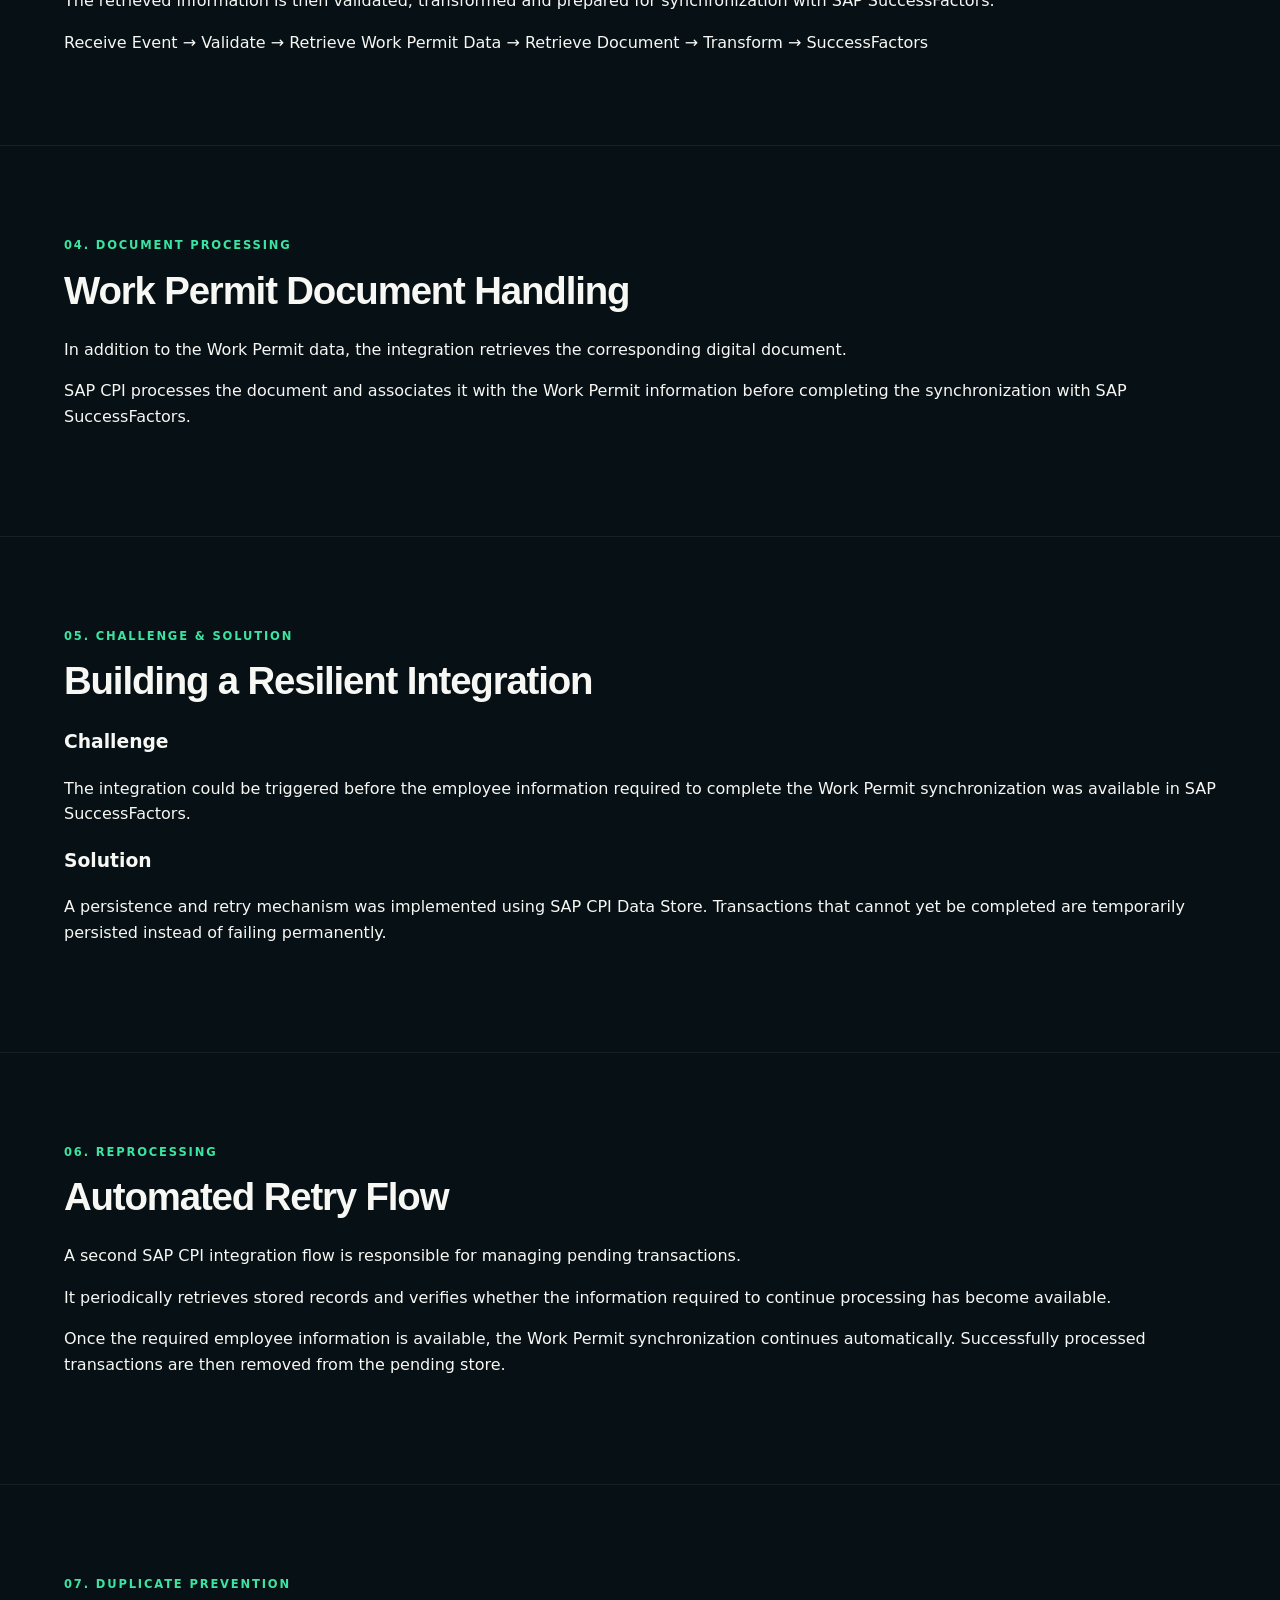
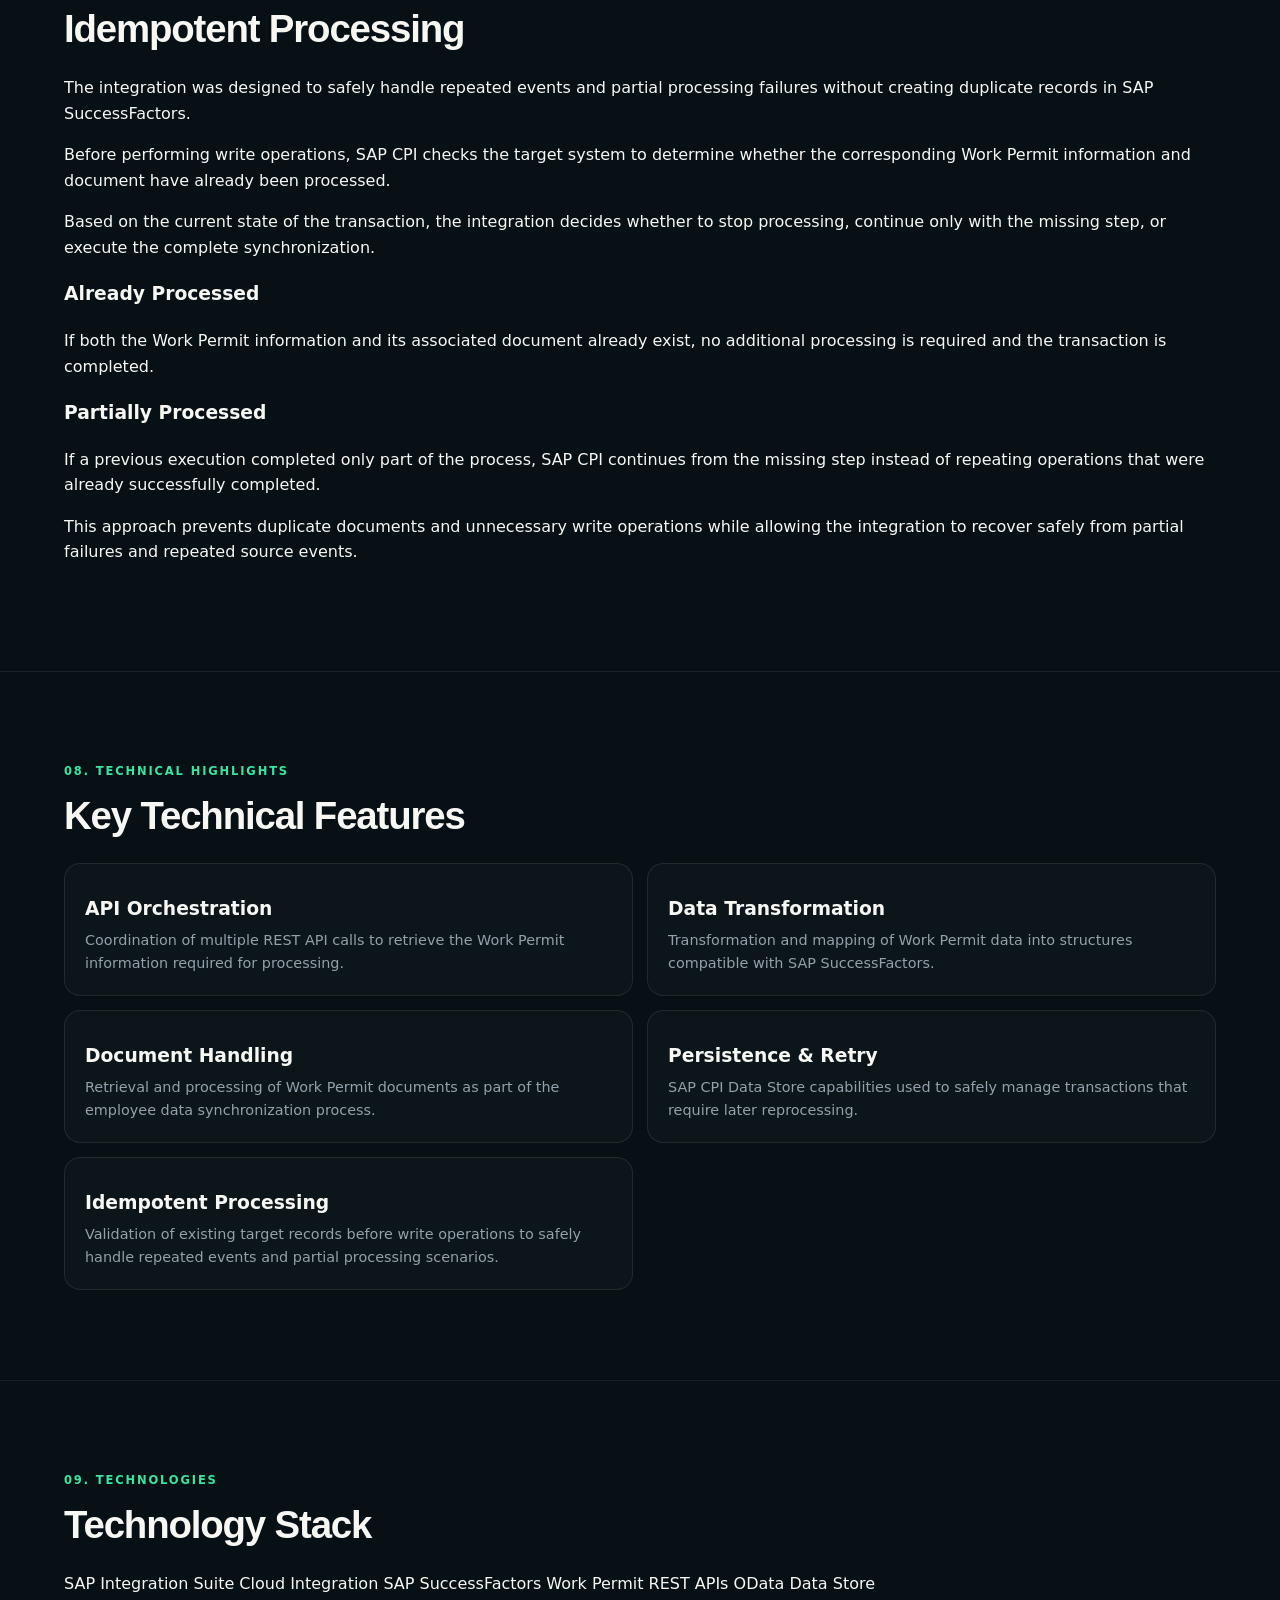
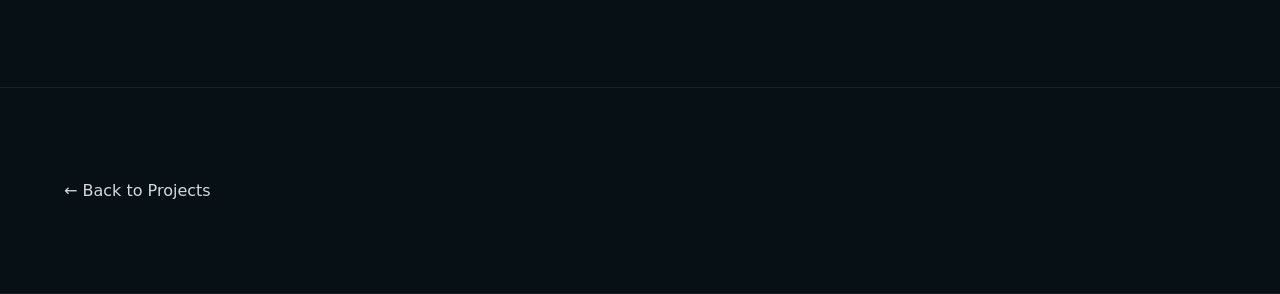
<file: projects/employee-compliance.html>
<!DOCTYPE html>
<html lang="en">

<head>
    <meta charset="UTF-8">
    <meta name="viewport" content="width=device-width, initial-scale=1.0">

    <title>Work Permit Integration | Inês Lima</title>

    <link rel="stylesheet" href="../style.css">
</head>

<body>

    <main>

        <!-- PROJECT HERO -->
        <section class="section project-case-hero">

            <a href="../index.html#projects" class="text-link">
                ← Back to Projects
            </a>

            <div class="eyebrow">SAP CPI CASE STUDY</div>

            <h1>Work Permit Integration</h1>

            <p>
                Automated integration of employee Work Permit data and
                documents between an external immigration platform and
                SAP SuccessFactors.
            </p>

            <div class="project-tags">
                <span>SAP CPI</span>
                <span>SAP SuccessFactors</span>
                <span>Work Permit</span>
                <span>REST APIs</span>
                <span>OData</span>
                <span>Data Store</span>
            </div>

        </section>


        <!-- OVERVIEW -->
        <section class="section">

            <div class="eyebrow">01. Overview</div>

            <h2>Project Overview</h2>

            <p>
                This project involved the development of an SAP CPI integration
                to automate the synchronization of employee Work Permit
                information and associated documents between an external
                immigration platform and SAP SuccessFactors.
            </p>

            <p>
                The integration is event-driven. The source platform triggers
                the process by sending the identifiers required to initiate the
                integration. SAP CPI then orchestrates the retrieval of the
                Work Permit data and associated document, processes and
                transforms the information, and synchronizes it with
                SAP SuccessFactors.
            </p>

        </section>


        <!-- ARCHITECTURE -->
        <section class="section">

            <div class="eyebrow">02. Architecture</div>

            <h2>Integration Architecture</h2>

            <p>
                SAP CPI acts as the integration and orchestration layer,
                coordinating the communication between the source platform
                and SAP SuccessFactors through REST and OData services.
            </p>

            <div class="architecture-flow">

                <div class="architecture-box">
                    External Immigration Platform
                    <small>Event / Webhook</small>
                </div>

                <div class="architecture-arrow">↓</div>

                <div class="architecture-box">
                    SAP CPI
                    <small>
                        Validation · API Orchestration · Transformation
                    </small>
                </div>

                <div class="architecture-arrow">↓</div>

                <div class="architecture-box">
                    SAP SuccessFactors
                    <small>OData Integration</small>
                </div>

            </div>

        </section>


        <!-- FLOW 1 -->
        <section class="section">

            <div class="eyebrow">03. Work Permit Processing</div>

            <h2>Event-Driven Processing</h2>

            <p>
                The first integration flow is triggered when a Work Permit
                process reaches the required stage in the source platform.
            </p>

            <p>
                The initial event contains only the identifiers required to
                start the integration. SAP CPI uses these identifiers to
                retrieve the additional Work Permit information and
                associated document through API calls.
            </p>

            <p>
                The retrieved information is then validated, transformed and
                prepared for synchronization with SAP SuccessFactors.
            </p>

        <div class="process-line">
            Receive Event → Validate → Retrieve Work Permit Data → Retrieve Document → Transform → SuccessFactors
        </div>

        </section>


        <!-- DOCUMENT PROCESSING -->
        <section class="section">

            <div class="eyebrow">04. Document Processing</div>

            <h2>Work Permit Document Handling</h2>

            <p>
                In addition to the Work Permit data, the integration retrieves
                the corresponding digital document.
            </p>

            <p>
                SAP CPI processes the document and associates it with the
                Work Permit information before completing the synchronization
                with SAP SuccessFactors.
            </p>

        </section>


        <!-- CHALLENGE -->
        <section class="section">

            <div class="eyebrow">05. Challenge & Solution</div>

            <h2>Building a Resilient Integration</h2>

            <div class="challenge-grid">

                <article>
                    <h3>Challenge</h3>

                    <p>
                        The integration could be triggered before the employee
                        information required to complete the Work Permit
                        synchronization was available in SAP SuccessFactors.
                    </p>
                </article>

                <article>
                    <h3>Solution</h3>

                    <p>
                        A persistence and retry mechanism was implemented using
                        SAP CPI Data Store. Transactions that cannot yet be
                        completed are temporarily persisted instead of failing
                        permanently.
                    </p>
                </article>

            </div>

        </section>


        <!-- RETRY FLOW -->
        <section class="section">

            <div class="eyebrow">06. Reprocessing</div>

            <h2>Automated Retry Flow</h2>

            <p>
                A second SAP CPI integration flow is responsible for managing
                pending transactions.
            </p>

            <p>
                It periodically retrieves stored records and verifies whether
                the information required to continue processing has become
                available.
            </p>

            <p>
                Once the required employee information is available, the
                Work Permit synchronization continues automatically.
                Successfully processed transactions are then removed from
                the pending store.
            </p>

        </section>


        <!-- DUPLICATE PREVENTION -->
        <section class="section">

            <div class="eyebrow">07. Duplicate Prevention</div>

            <h2>Idempotent Processing</h2>

            <p>
                The integration was designed to safely handle repeated events
                and partial processing failures without creating duplicate
                records in SAP SuccessFactors.
            </p>

            <p>
                Before performing write operations, SAP CPI checks the target
                system to determine whether the corresponding Work Permit
                information and document have already been processed.
            </p>

            <p>
                Based on the current state of the transaction, the integration
                decides whether to stop processing, continue only with the
                missing step, or execute the complete synchronization.
            </p>

            <div class="challenge-grid">

                <article>
                    <h3>Already Processed</h3>

                    <p>
                        If both the Work Permit information and its associated
                        document already exist, no additional processing is
                        required and the transaction is completed.
                    </p>
                </article>

                <article>
                    <h3>Partially Processed</h3>

                    <p>
                        If a previous execution completed only part of the
                        process, SAP CPI continues from the missing step
                        instead of repeating operations that were already
                        successfully completed.
                    </p>
                </article>

            </div>

            <p>
                This approach prevents duplicate documents and unnecessary
                write operations while allowing the integration to recover
                safely from partial failures and repeated source events.
            </p>

        </section>


        <!-- TECHNICAL FEATURES -->
        <section class="section">

            <div class="eyebrow">08. Technical Highlights</div>

            <h2>Key Technical Features</h2>

            <div class="value-grid">

                <article>
                    <h3>API Orchestration</h3>

                    <p>
                        Coordination of multiple REST API calls to retrieve
                        the Work Permit information required for processing.
                    </p>
                </article>

                <article>
                    <h3>Data Transformation</h3>

                    <p>
                        Transformation and mapping of Work Permit data into
                        structures compatible with SAP SuccessFactors.
                    </p>
                </article>

                <article>
                    <h3>Document Handling</h3>

                    <p>
                        Retrieval and processing of Work Permit documents as
                        part of the employee data synchronization process.
                    </p>
                </article>

                <article>
                    <h3>Persistence & Retry</h3>

                    <p>
                        SAP CPI Data Store capabilities used to safely manage
                        transactions that require later reprocessing.
                    </p>
                </article>

                <article>
                    <h3>Idempotent Processing</h3>

                    <p>
                        Validation of existing target records before write
                        operations to safely handle repeated events and
                        partial processing scenarios.
                    </p>
                </article>

            </div>

        </section>


        <!-- TECHNOLOGIES -->
        <section class="section">

            <div class="eyebrow">09. Technologies</div>

            <h2>Technology Stack</h2>

            <div class="project-tags">
                <span>SAP Integration Suite</span>
                <span>Cloud Integration</span>
                <span>SAP SuccessFactors</span>
                <span>Work Permit</span>
                <span>REST APIs</span>
                <span>OData</span>
                <span>Data Store</span>
            </div>

        </section>


        <!-- BACK -->
        <section class="section">

            <a href="../index.html#projects" class="text-link">
                ← Back to Projects
            </a>

        </section>

    </main>

</body>

</html>
</file>
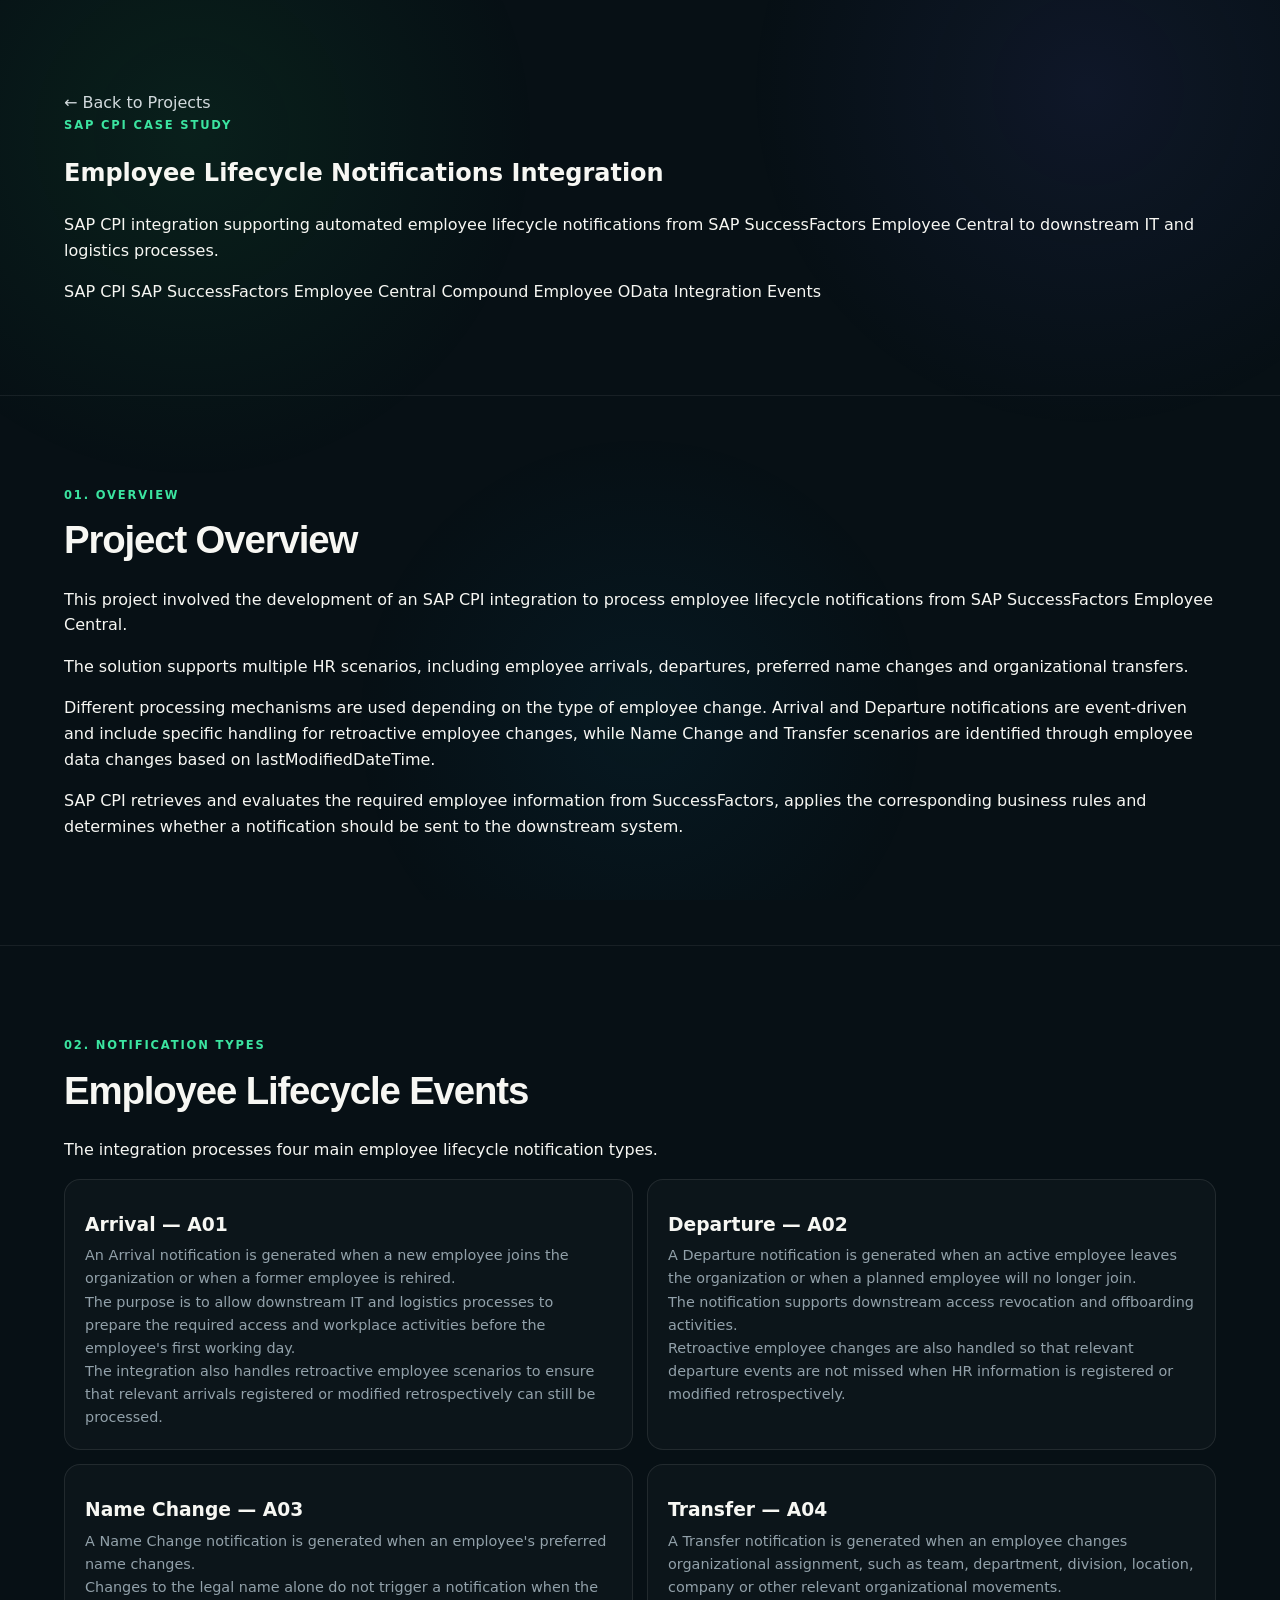
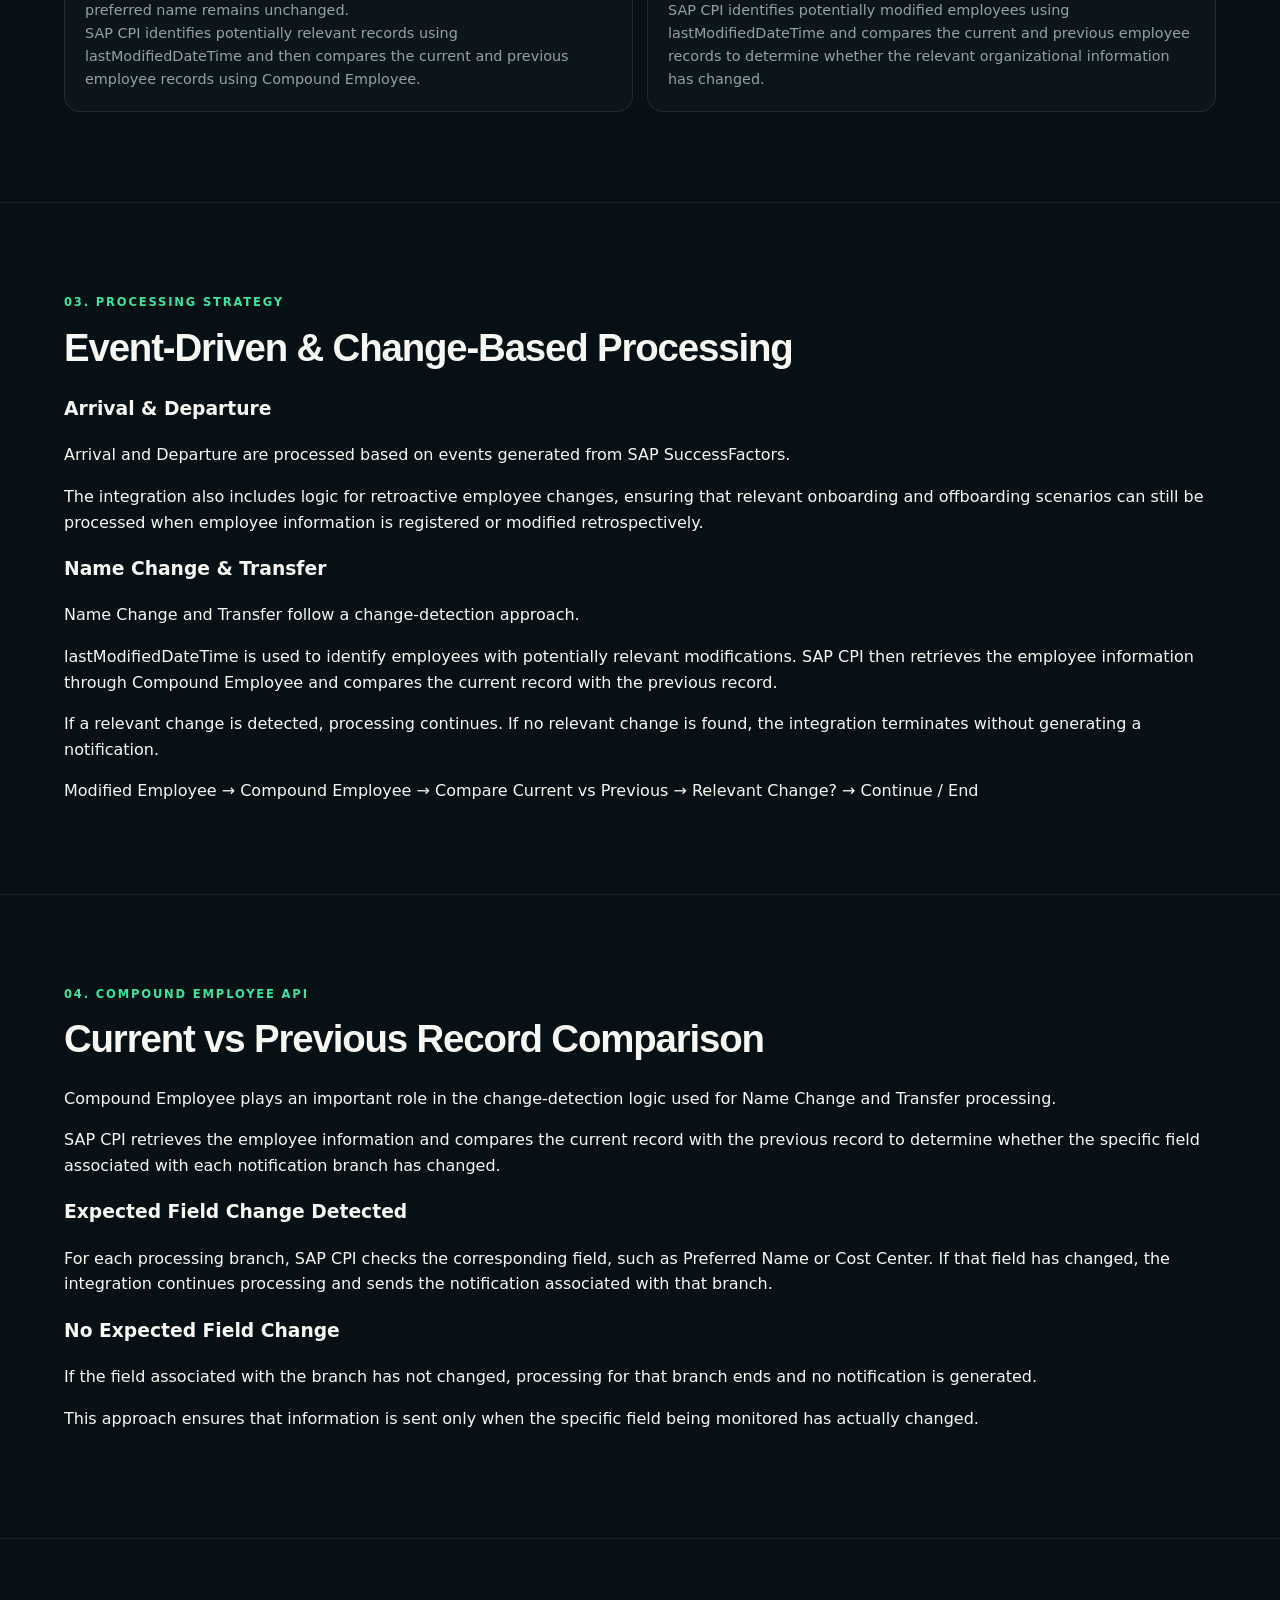
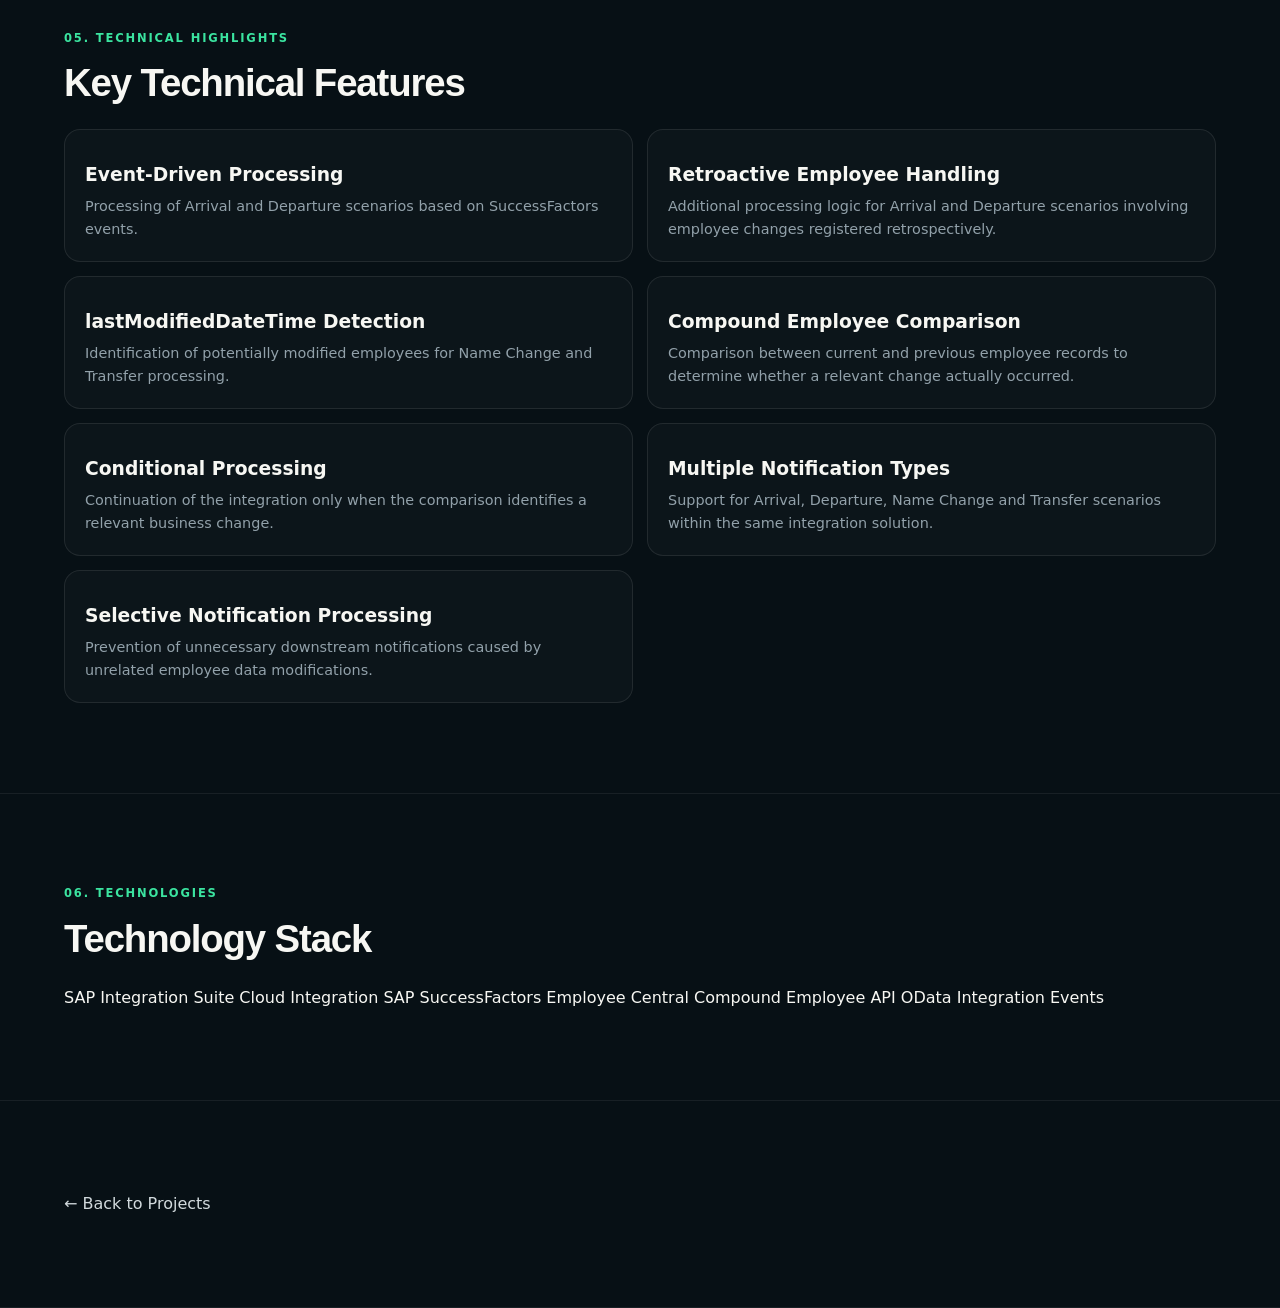
<file: projects/HR Process.html>
<!DOCTYPE html>
<html lang="en">

<head>
    <meta charset="UTF-8">
    <meta name="viewport" content="width=device-width, initial-scale=1.0">

    <title>Employee Lifecycle Notifications Integration | Inês Lima</title>

    <link rel="stylesheet" href="../style.css">
</head>

<body>

    <main>

        <!-- PROJECT HERO -->
        <section class="section project-case-hero">

            <a href="../index.html#projects" class="text-link">
                ← Back to Projects
            </a>

            <div class="eyebrow">SAP CPI CASE STUDY</div>

            <h1>Employee Lifecycle Notifications Integration</h1>

            <p>
                SAP CPI integration supporting automated employee lifecycle
                notifications from SAP SuccessFactors Employee Central to
                downstream IT and logistics processes.
            </p>

            <div class="project-tags">
                <span>SAP CPI</span>
                <span>SAP SuccessFactors</span>
                <span>Employee Central</span>
                <span>Compound Employee</span>
                <span>OData</span>
                <span>Integration Events</span>
            </div>

        </section>


        <!-- OVERVIEW -->
        <section class="section">

            <div class="eyebrow">01. Overview</div>

            <h2>Project Overview</h2>

            <p>
                This project involved the development of an SAP CPI integration
                to process employee lifecycle notifications from SAP SuccessFactors
                Employee Central.
            </p>

            <p>
                The solution supports multiple HR scenarios, including employee
                arrivals, departures, preferred name changes and organizational
                transfers.
            </p>

            <p>
                Different processing mechanisms are used depending on the type
                of employee change. Arrival and Departure notifications are
                event-driven and include specific handling for retroactive
                employee changes, while Name Change and Transfer scenarios are
                identified through employee data changes based on
                lastModifiedDateTime.
            </p>

            <p>
                SAP CPI retrieves and evaluates the required employee information
                from SuccessFactors, applies the corresponding business rules
                and determines whether a notification should be sent to the
                downstream system.
            </p>

        </section>


        <!-- NOTIFICATION TYPES -->
        <section class="section">

            <div class="eyebrow">02. Notification Types</div>

            <h2>Employee Lifecycle Events</h2>

            <p>
                The integration processes four main employee lifecycle
                notification types.
            </p>

            <div class="value-grid">

                <article>
                    <h3>Arrival — A01</h3>

                    <p>
                        An Arrival notification is generated when a new employee
                        joins the organization or when a former employee is
                        rehired.
                    </p>

                    <p>
                        The purpose is to allow downstream IT and logistics
                        processes to prepare the required access and workplace
                        activities before the employee's first working day.
                    </p>

                    <p>
                        The integration also handles retroactive employee
                        scenarios to ensure that relevant arrivals registered
                        or modified retrospectively can still be processed.
                    </p>
                </article>

                <article>
                    <h3>Departure — A02</h3>

                    <p>
                        A Departure notification is generated when an active
                        employee leaves the organization or when a planned
                        employee will no longer join.
                    </p>

                    <p>
                        The notification supports downstream access revocation
                        and offboarding activities.
                    </p>

                    <p>
                        Retroactive employee changes are also handled so that
                        relevant departure events are not missed when HR
                        information is registered or modified retrospectively.
                    </p>
                </article>

                <article>
                    <h3>Name Change — A03</h3>

                    <p>
                        A Name Change notification is generated when an
                        employee's preferred name changes.
                    </p>

                    <p>
                        Changes to the legal name alone do not trigger a
                        notification when the preferred name remains unchanged.
                    </p>

                    <p>
                        SAP CPI identifies potentially relevant records using
                        lastModifiedDateTime and then compares the current and
                        previous employee records using Compound Employee.
                    </p>
                </article>

                <article>
                    <h3>Transfer — A04</h3>

                    <p>
                        A Transfer notification is generated when an employee
                        changes organizational assignment, such as team,
                        department, division, location, company or other
                        relevant organizational movements.
                    </p>

                    <p>
                        SAP CPI identifies potentially modified employees using
                        lastModifiedDateTime and compares the current and
                        previous employee records to determine whether the
                        relevant organizational information has changed.
                    </p>
                </article>

            </div>

        </section>


        <!-- PROCESSING STRATEGY -->
        <section class="section">

            <div class="eyebrow">03. Processing Strategy</div>

            <h2>Event-Driven & Change-Based Processing</h2>

            <div class="challenge-grid">

                <article>
                    <h3>Arrival & Departure</h3>

                    <p>
                        Arrival and Departure are processed based on events
                        generated from SAP SuccessFactors.
                    </p>

                    <p>
                        The integration also includes logic for retroactive
                        employee changes, ensuring that relevant onboarding and
                        offboarding scenarios can still be processed when
                        employee information is registered or modified
                        retrospectively.
                    </p>
                </article>

                <article>
                    <h3>Name Change & Transfer</h3>

                    <p>
                        Name Change and Transfer follow a change-detection
                        approach.
                    </p>

                    <p>
                        lastModifiedDateTime is used to identify employees with
                        potentially relevant modifications. SAP CPI then
                        retrieves the employee information through Compound
                        Employee and compares the current record with the
                        previous record.
                    </p>

                    <p>
                        If a relevant change is detected, processing continues.
                        If no relevant change is found, the integration
                        terminates without generating a notification.
                    </p>
                </article>

            </div>

            <div class="process-line">
                Modified Employee → Compound Employee → Compare Current vs Previous → Relevant Change? → Continue / End
            </div>

        </section>


        <!-- COMPOUND EMPLOYEE -->
        <section class="section">

            <div class="eyebrow">04. Compound Employee API</div>

            <h2>Current vs Previous Record Comparison</h2>

            <p>
                Compound Employee plays an important role in the
                change-detection logic used for Name Change and Transfer
                processing.
            </p>

            <p>
               SAP CPI retrieves the employee information and compares the current record with the previous record to determine whether the specific field associated with each notification branch has changed.
            </p>

            <div class="challenge-grid">

                <article>
                    <h3>Expected Field Change Detected</h3>

                    <p>
                        For each processing branch, SAP CPI checks the corresponding field, such as Preferred Name or Cost Center. If that field has changed, the integration continues processing and sends the notification associated with that branch.
                    </p>
                </article>

                <article>
                    <h3>No Expected Field Change</h3>

                    <p>
                        If the field associated with the branch has not changed, processing for that branch ends and no notification is generated.
                    </p>
                </article>

            </div>

            <p>
               This approach ensures that information is sent only when the specific field being monitored has actually changed.
            </p>

        </section>


        <!-- TECHNICAL FEATURES -->
        <section class="section">

            <div class="eyebrow">05. Technical Highlights</div>

            <h2>Key Technical Features</h2>

            <div class="value-grid">

                <article>
                    <h3>Event-Driven Processing</h3>

                    <p>
                        Processing of Arrival and Departure scenarios based on
                        SuccessFactors events.
                    </p>
                </article>

                <article>
                    <h3>Retroactive Employee Handling</h3>

                    <p>
                        Additional processing logic for Arrival and Departure
                        scenarios involving employee changes registered
                        retrospectively.
                    </p>
                </article>

                <article>
                    <h3>lastModifiedDateTime Detection</h3>

                    <p>
                        Identification of potentially modified employees for
                        Name Change and Transfer processing.
                    </p>
                </article>

                <article>
                    <h3>Compound Employee Comparison</h3>

                    <p>
                        Comparison between current and previous employee records
                        to determine whether a relevant change actually occurred.
                    </p>
                </article>

                <article>
                    <h3>Conditional Processing</h3>

                    <p>
                        Continuation of the integration only when the comparison
                        identifies a relevant business change.
                    </p>
                </article>

                <article>
                    <h3>Multiple Notification Types</h3>

                    <p>
                        Support for Arrival, Departure, Name Change and Transfer
                        scenarios within the same integration solution.
                    </p>
                </article>

                <article>
                    <h3>Selective Notification Processing</h3>

                    <p>
                        Prevention of unnecessary downstream notifications
                        caused by unrelated employee data modifications.
                    </p>
                </article>

            </div>

        </section>


        <!-- TECHNOLOGIES -->
        <section class="section">

            <div class="eyebrow">06. Technologies</div>

            <h2>Technology Stack</h2>

            <div class="project-tags">
                <span>SAP Integration Suite</span>
                <span>Cloud Integration</span>
                <span>SAP SuccessFactors</span>
                <span>Employee Central</span>
                <span>Compound Employee API</span>
                <span>OData</span>
                <span>Integration Events</span>
            </div>

        </section>


        <!-- BACK -->
        <section class="section">

            <a href="../index.html#projects" class="text-link">
                ← Back to Projects
            </a>

        </section>

    </main>

</body>

</html>
</file>
<file: style.css>
* {
box-sizing:border-box}

html {
scroll-behavior:smooth}

body {
  margin:0;
  background:#071015;
  color:#f7f7f3;
  font-family:Inter,system-ui,sans-serif;
  line-height:1.6;
overflow-x:hidden}

body:before {
  content:"";
  position:fixed;
  inset:0;
  background:radial-gradient(circle at 15% 15%,rgba(34,197,94,.09),transparent 26%),radial-gradient(circle at 85% 10%,rgba(99,102,241,.09),transparent 25%),radial-gradient(circle at 50% 80%,rgba(14,165,233,.06),transparent 30%);
  pointer-events:none;
z-index:-2}

.noise {
  position:fixed;
  inset:0;
  opacity:.03;
  pointer-events:none;
  z-index:-1;
background-image:url("data:image/svg+xml,%3Csvg viewBox='0 0 180 180' xmlns='http://www.w3.org/2000/svg'%3E%3Cfilter id='n'%3E%3CfeTurbulence type='fractalNoise' baseFrequency='.8' numOctaves='3' stitchTiles='stitch'/%3E%3C/filter%3E%3Crect width='100%25' height='100%25' filter='url(%23n)' opacity='.4'/%3E%3C/svg%3E")}

.site-header {
  position:sticky;
  top:0;
  z-index:50;
  display:flex;
  align-items:center;
  justify-content:space-between;
  padding:18px clamp(22px,5vw,80px);
  border-bottom:1px solid rgba(255,255,255,.08);
  background:rgba(7,16,21,.8);
backdrop-filter:blur(18px)}

.brand {
  font-family:"Space Grotesk",sans-serif;
  font-weight:700;
  font-size:1.15rem;
  color:#fff;
text-decoration:none}

.nav {
  display:flex;
gap:26px}

.nav a,.footer-links a {
  color:#abb7be;
  text-decoration:none;
  font-size:.86rem;
transition:.25s}

.nav a:hover,.footer-links a:hover {
color:#fff}

.btn {
  display:inline-flex;
  align-items:center;
  gap:10px;
  border:0;
  border-radius:999px;
  padding:12px 18px;
  text-decoration:none;
  font-weight:700;
cursor:pointer}

.btn-light {
  background:#f7f7f3;
color:#071015}

.menu-btn {
  display:none;
  background:transparent;
  border:1px solid rgba(255,255,255,.15);
  color:#fff;
  border-radius:10px;
  padding:8px 11px;
font-size:1.1rem}

.section {
  padding:90px clamp(22px,5vw,80px);
  max-width:1500px;
  margin:auto;
border-bottom:1px solid rgba(255,255,255,.07)}

.hero {
  display:grid;
  grid-template-columns:1.05fr .95fr;
  gap:50px;
padding-top:100px}

.hero h1 {
  font-family:"Space Grotesk",sans-serif;
  font-size:clamp(3.5rem,7vw,7rem);
  line-height:.93;
  margin:22px 0 12px;
letter-spacing:-.055em}

.gradient-text {
    background: none;
    -webkit-background-clip: initial;
    color: #3be4a0;
}

.hero h2 {
  font-size:clamp(1.3rem,2vw,2rem);
margin:0 0 14px}

.lead {
  font-size:1.08rem;
  color:#c2cbd0;
max-width:650px}

.status {
  display:inline-flex;
  gap:9px;
  align-items:center;
  background:rgba(255,255,255,.045);
  border:1px solid rgba(255,255,255,.08);
  padding:8px 12px;
  border-radius:999px;
  color:#c9d0d5;
font-size:.8rem}

.dot {
  width:8px;
  height:8px;
  background:#38e08f;
  border-radius:50%;
box-shadow:0 0 14px #38e08f}

.hero-actions {
  display:flex;
  gap:24px;
  align-items:center;
margin-top:28px}

.text-link {
  color:#d2dadd;
text-decoration:none}

.hero-visual {
    display: flex;
    justify-content: center;
    align-items: center;
    transform: translateY(-150px);
}

.portrait-card {
    position: relative;
    width: min(400px, 90vw);
    height: 490px;
    background: transparent;
    border: none;
    border-radius: 0;
    box-shadow: none;
    overflow: visible;
}

.portrait-card img {
    width: 100%;
    height: 100%;
    object-fit: contain;
    object-position: center;
    display: block;
    transform: none;
}

.portrait-placeholder {
  height:100%;
  border-radius:24px;
  background:#0d171d;
  display:flex;
  flex-direction:column;
  align-items:center;
  justify-content:center;
border:none}

.portrait-placeholder span {
  font-family:"Space Grotesk";
  font-size:5rem;
  font-weight:700;
  background:linear-gradient(90deg,#45e9a4,#7997ff);
  -webkit-background-clip:text;
color:transparent}

.portrait-placeholder small {
color:#82939c}

.scribble {
  position:absolute;
  right:-52px;
  bottom:40px;
  font-family:cursive;
  font-size:1.35rem;
  color:#d2c3ff;
transform:rotate(-8deg)}

.tech-strip {
  grid-column:1/-1;
margin-top:28px}

.tech-strip>p {
font-weight:700}

.tech-grid {
  display:grid;
  grid-template-columns:repeat(6,1fr);
gap:12px}

.tech-card {
  min-height:105px;
  border:1px solid rgba(255,255,255,.09);
  background:rgba(255,255,255,.025);
  border-radius:14px;
  display:flex;
  flex-direction:column;
  gap:9px;
  align-items:center;
  justify-content:center;
  text-align:center;
padding:12px}

.tech-card span {
  font-size:1.5rem;
color:#43e7a2}

.tech-card b {
font-size:.78rem}

.hero-bottom {
  grid-column:1/-1;
  display:grid;
  grid-template-columns:1fr 1fr;
  align-items:end;
margin-top:35px}

.hero-bottom h3 {
  font-size:clamp(2rem,3vw,3.2rem);
  line-height:1.05;
margin:0}

.hero-bottom p {
color:#9fadb5}

.stats {
  display:grid;
  grid-template-columns:repeat(3,1fr);
border-left:1px solid rgba(255,255,255,.1)}

.stats div {
  padding:0 28px;
  border-right:1px solid rgba(255,255,255,.1);
  display:flex;
flex-direction:column}

.stats strong {
  font-size:1.7rem;
color:#37e8a1}

.stats span {
  font-size:.8rem;
color:#8c9ba4}

.split {
  display:grid;
  grid-template-columns:1fr 1.1fr;
gap:60px}

.eyebrow {
  text-transform:uppercase;
  letter-spacing:.16em;
  font-size:.72rem;
  font-weight:800;
color:#3be4a0}

.section h2 {
  font-family:"Space Grotesk";
  font-size:clamp(2.5rem,5vw,4.6rem);
  line-height:1;
  margin:8px 0 20px;
letter-spacing:-.04em}

.section-copy p,.section-intro,.section-heading p {
  color:#a7b3ba;
max-width:700px}

.value-grid {
  display:grid;
  grid-template-columns:1fr 1fr;
  gap:14px;
align-self:center}

.value-grid article,.timeline-card,.cert-list article,.contact-cards a,.contact-cards>div {
  background:rgba(255,255,255,.025);
  border:1px solid rgba(255,255,255,.09);
  border-radius:16px;
padding:20px}

.value-grid h3 {
margin:10px 0 5px}

.value-grid p {
  margin:0;
  color:#92a1aa;
font-size:.9rem}

.timeline {
  display:grid;
  grid-template-columns:repeat(3,1fr);
  gap:18px;
margin-top:45px}

.timeline-card {
position:relative}

.timeline-card:before {
  content:"";
  position:absolute;
  top:-31px;
  left:20px;
  width:12px;
  height:12px;
  border-radius:50%;
  background:#3be4a0;
box-shadow:0 0 18px #3be4a0}

.timeline-card .year {
  color:#3be4a0;
  font-size:.8rem;
font-weight:700}

.timeline-card h3 {
  font-size:1.2rem;
margin-bottom:0}

.company {
  color:#8ea0aa;
margin-top:4px}

.timeline-card li {
  color:#aab6bc;
margin:8px 0}

.project-grid {
  display:grid;
  grid-template-columns:repeat(4,1fr);
  gap:16px;
margin-top:40px}

.project-card {
  border:1px solid rgba(255,255,255,.1);
  background:rgba(255,255,255,.025);
  border-radius:16px;
  overflow:hidden;
transition:.3s}

.project-card:hover {
  transform:translateY(-7px);
border-color:rgba(66,230,160,.35)}

.project-thumb {
  height:160px;
  padding:15px;
  display:flex;
align-items:flex-end}

.project-thumb span {
  background:rgba(7,16,21,.8);
  padding:6px 10px;
  border-radius:999px;
font-size:.72rem}

.gradient-a {
background:linear-gradient(135deg,#14532d,#0ea5e9)}

.gradient-b {
background:linear-gradient(135deg,#0f172a,#2563eb,#06b6d4)}

.gradient-c {
background:linear-gradient(135deg,#3f3f46,#0f766e)}

.gradient-d {
background:linear-gradient(135deg,#172554,#7c3aed)}

.project-body {
padding:18px}

.project-body h3 {
font-size:1.05rem}

.project-body p {
  color:#98a7af;
font-size:.88rem}

.project-link {
  background:none;
  border:0;
  padding:0;
  color:#fff;
  font-weight:700;
cursor:pointer}

.two-col-section {
  display:grid;
  grid-template-columns:1.1fr .9fr;
gap:60px}

.mini-title {
margin-top:30px}

.pill-grid {
  display:grid;
  grid-template-columns:repeat(4,1fr);
gap:10px}

.pill-grid span {
  padding:15px 10px;
  border-radius:12px;
  background:rgba(255,255,255,.025);
  border:1px solid rgba(255,255,255,.08);
  font-size:.78rem;
text-align:center}

.cert-panel {
  border-left:1px solid rgba(255,255,255,.08);
padding-left:40px}

.cert-list {
  display:flex;
  flex-direction:column;
gap:12px}

.cert-list article {
  display:grid;
  grid-template-columns:auto 1fr auto;
  gap:15px;
  align-items:center;
padding:15px}

.cert-list h3 {
  font-size:.9rem;
margin:0}

.cert-list p {
  font-size:.78rem;
  color:#8fa0a9;
margin:4px 0 0}

.cert-list>article>span {
  color:#8fa0a9;
font-size:.8rem}

.cert-icon {
  width:42px;
  height:42px;
  border-radius:10px;
  background:#f0f5f7;
  color:#0a1720;
  display:grid;
  place-items:center;
  font-weight:800;
font-size:.7rem}

.contact-section {
  display:grid;
  grid-template-columns:1fr .9fr .65fr;
  gap:40px;
align-items:center}

.contact-copy>p {
color:#9eabb2}

.contact-cards {
  display:flex;
  flex-direction:column;
  gap:10px;
margin-top:28px}

.contact-cards a,.contact-cards>div {
  display:flex;
  gap:14px;
  align-items:center;
  padding:14px;
  text-decoration:none;
color:#fff}

.contact-cards small {
  display:block;
color:#7f919a}

.contact-cards b {
font-size:.82rem}

.contact-form {
  display:flex;
  flex-direction:column;
  gap:10px;
  border:1px solid rgba(255,255,255,.08);
  padding:18px;
  border-radius:16px;
background:rgba(255,255,255,.025)}

.contact-form input,.contact-form textarea {
  width:100%;
  background:#0b1419;
  border:1px solid rgba(255,255,255,.1);
  border-radius:9px;
  color:#fff;
  padding:13px;
outline:none}

.contact-form input:focus,.contact-form textarea:focus {
border-color:#3be4a0}

.contact-note {
  font-family:cursive;
  font-size:2rem;
  line-height:1.2;
  color:#a995ff;
transform:rotate(-6deg)}

footer {
  max-width:1500px;
  margin:auto;
  padding:35px clamp(22px,5vw,80px);
  display:grid;
  grid-template-columns:1fr auto 1fr;
  align-items:center;
  gap:20px;
  color:#8c9aa2;
font-size:.8rem}

footer>div:first-child {
  display:flex;
flex-direction:column}

.footer-links {
  display:flex;
gap:18px}

footer small {
text-align:right}

.modal {
  position:fixed;
  inset:0;
  z-index:100;
display:none}

.modal.open {
display:block}

.modal-backdrop {
  position:absolute;
  inset:0;
  background:rgba(0,0,0,.75);
backdrop-filter:blur(8px)}

.modal-card {
  position:relative;
  z-index:1;
  width:min(760px,92vw);
  max-height:85vh;
  overflow:auto;
  margin:7vh auto;
  background:#0a141a;
  border:1px solid rgba(255,255,255,.1);
  border-radius:20px;
  padding:30px;
box-shadow:0 30px 80px rgba(0,0,0,.5)}

.modal-close {
  position:absolute;
  right:18px;
  top:14px;
  background:none;
  color:#fff;
  border:0;
  font-size:2rem;
cursor:pointer}

.modal-card h2 {
  font-family:"Space Grotesk";
font-size:2rem}

.modal-card p,.modal-card li {
color:#a9b5bc}

.reveal {
  opacity:0;
  transform:translateY(24px);
transition:opacity .7s ease,transform .7s ease}

.reveal.visible {
  opacity:1;
transform:none}

@media(max-width:1050px) {
  .nav {
  display:none}

  .nav.open {
    display:flex;
    position:absolute;
    top:74px;
    left:20px;
    right:20px;
    flex-direction:column;
    background:#0a141a;
    border:1px solid rgba(255,255,255,.1);
    border-radius:16px;
  padding:20px}

  .menu-btn {
  display:block}

  .header-cta {
  display:none}

  .hero,.split,.two-col-section,.contact-section {
  grid-template-columns:1fr}

  .hero-visual {
  order:-1}

  .hero-bottom {
  grid-template-columns:1fr}

  .stats {
  margin-top:30px}

  .tech-grid {
  grid-template-columns:repeat(3,1fr)}

  .timeline {
  grid-template-columns:1fr}

  .timeline-card:before {
  display:none}

  .project-grid {
  grid-template-columns:repeat(2,1fr)}

  .cert-panel {
    border-left:0;
    padding-left:0;
    border-top:1px solid rgba(255,255,255,.08);
  padding-top:50px}

  .contact-note {
  display:none}

  footer {
    grid-template-columns:1fr;
  text-align:left}

  footer small {
  text-align:left}

}

@media(max-width:650px) {
  .section {
    padding:70px 20px}

  .site-header {
    padding:15px 20px}

  .hero {
    padding-top:65px}

  .hero h1 {
    font-size:3.4rem}

  .hero-visual {
    display:none}

  .tech-grid {
    grid-template-columns:repeat(2,1fr)}

  .hero-actions {
    align-items:flex-start;
  flex-direction:column}
  

  .stats {
    grid-template-columns:1fr;
    gap:16px;
  border:0}

  .stats div {
    border:0;
  padding:0}

  .value-grid,.project-grid,.pill-grid {
  grid-template-columns:1fr}

  .scribble {
    right:-8px;
    bottom:18px;
  font-size:1rem}

  .cert-list article {
  grid-template-columns:auto 1fr}

  .cert-list>article>span {
  grid-column:2}

  footer {
  padding:30px 20px}
}
.project-case-hero ~ .section h2 {
    font-family: "Space Grotesk", sans-serif;
    font-size: clamp(2rem, 3vw, 2.8rem);
    line-height: 1.15;
    letter-spacing: -0.03em;
    margin: 14px 0 24px;
}
</file>
